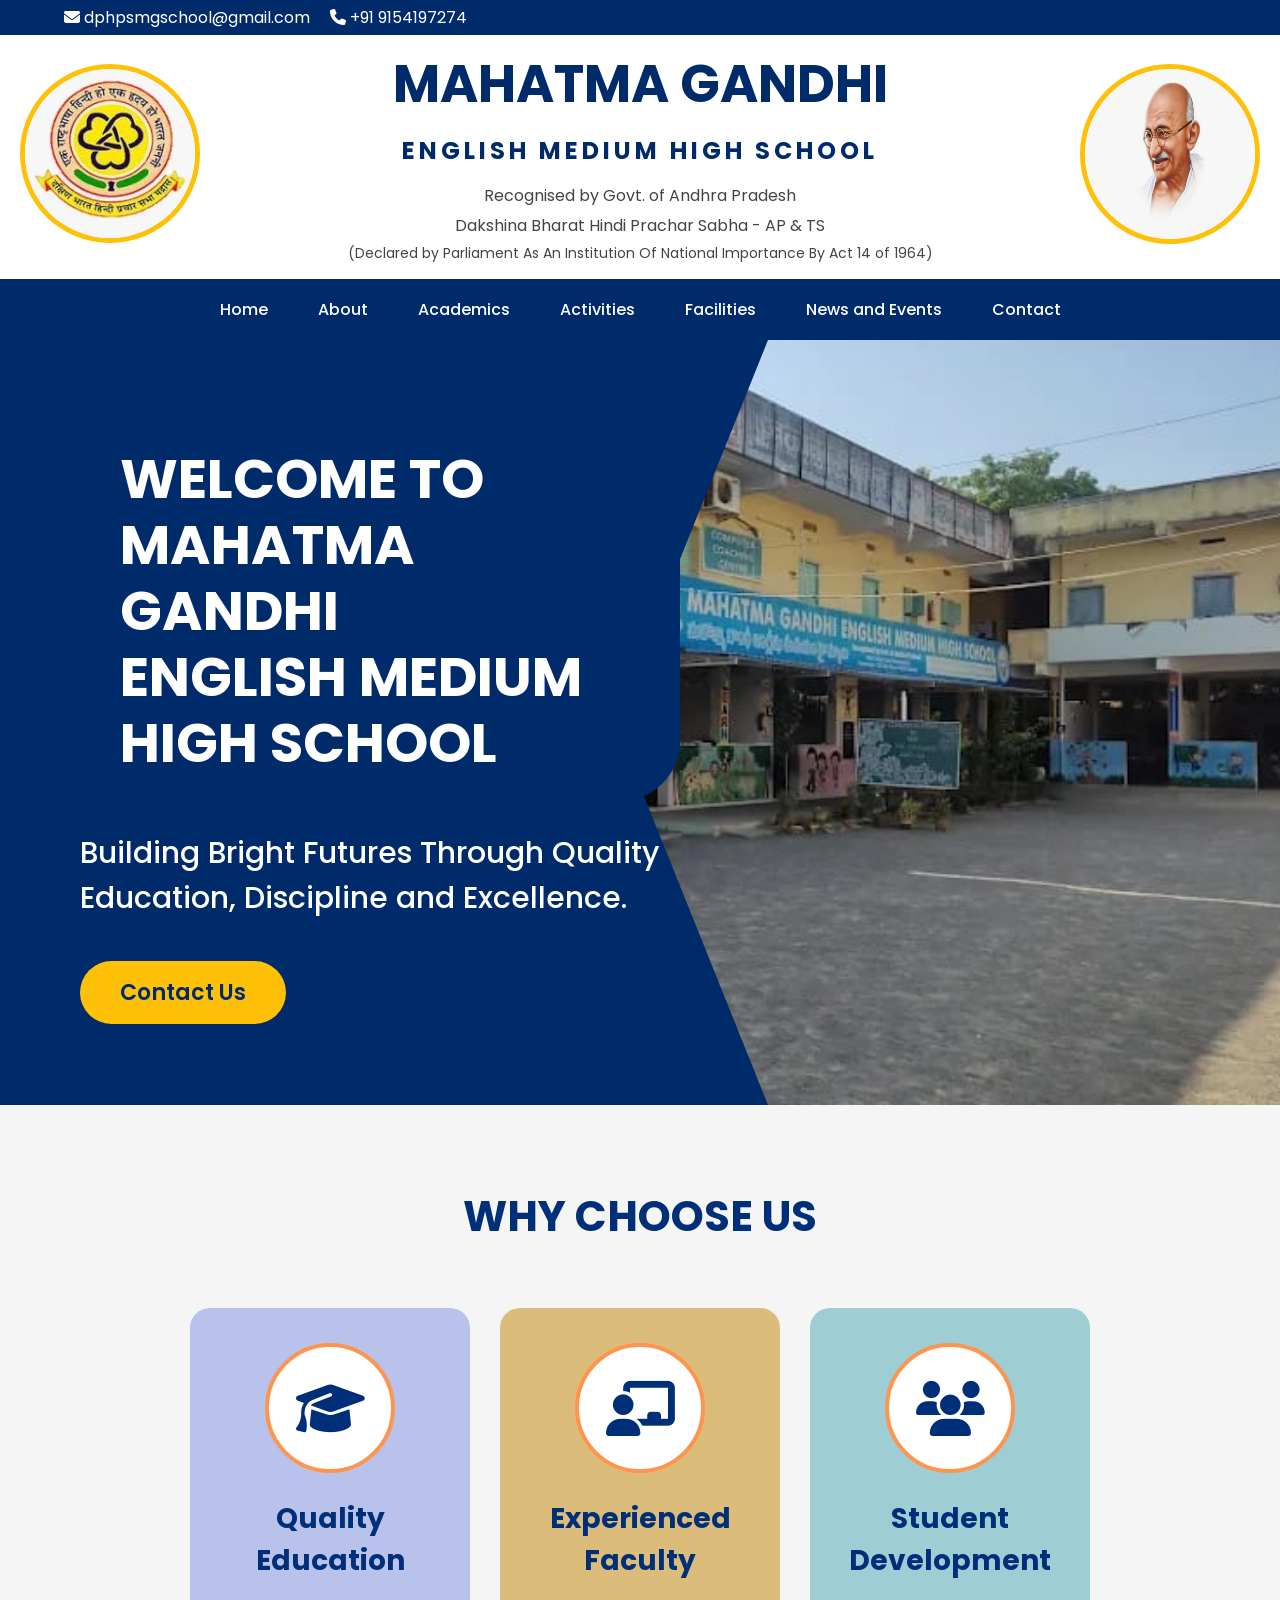
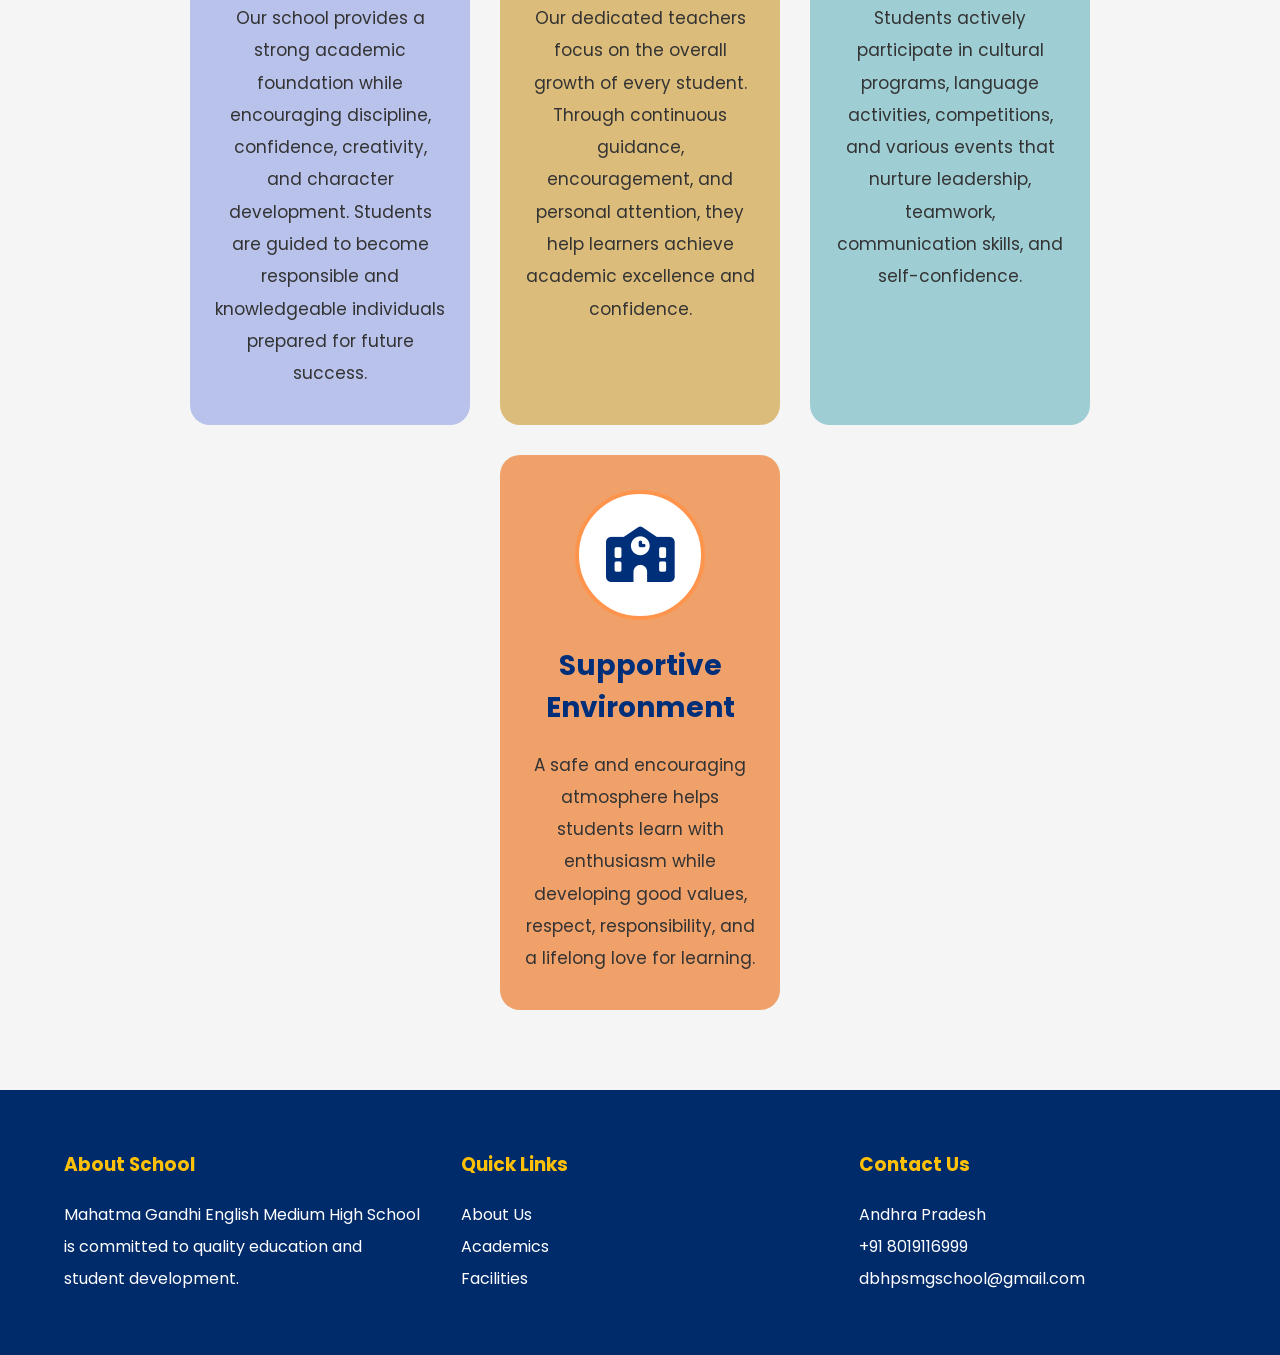
<file: index.html>
<!DOCTYPE html>
<html lang="en">

<head>
  <meta charset="UTF-8">
  <meta name="viewport" content="width=device-width, initial-scale=1.0">

  <title>Mahatma Gandhi School</title>

  <!-- CSS -->
  <link rel="stylesheet" href="style.css">

  <!-- Google Fonts -->
  <link rel="preconnect" href="https://fonts.googleapis.com">

  <link href="https://fonts.googleapis.com/css2?family=Poppins:wght@300;400;500;600;700&display=swap" rel="stylesheet">

  <!-- Font Awesome -->
  <link rel="stylesheet"
  href="https://cdnjs.cloudflare.com/ajax/libs/font-awesome/6.5.1/css/all.min.css"/>

</head>

<body>

  <!-- TOP BAR -->

  <div class="top-bar">

    <div class="top-left">

      <span>
        <i class="fa-solid fa-envelope"></i>
        dphpsmgschool@gmail.com
      </span>

      <span>
        <i class="fa-solid fa-phone"></i>
        +91 9154197274
      </span>

    </div>

  </div>

  <!-- HEADER -->

  <header class="header">

    <div class="logo">

      <img src="images/logo.png">

    </div>

    <div class="school-info">

      <h1>MAHATMA GANDHI</h1>

      <h2>ENGLISH MEDIUM HIGH SCHOOL</h2>

      <p>Recognised by Govt. of Andhra Pradesh</p>

      <p>Dakshina Bharat Hindi Prachar Sabha - AP & TS</p>

      <p class="small-text">

        (Declared by Parliament As An Institution Of National Importance By Act 14 of 1964)

      </p>

    </div>

    <div class="gandhi">

      <img src="images/gandhi1.png">

    </div>

  </header>

  <!-- NAVBAR -->

  <nav>

    <ul class="menu">

      <li><a href="#">Home</a></li>

      <li>

        <a href="#">About</a>

        <ul class="dropdown">

         <li><a href="about-school.html">About School</a></li>

        <li><a href="management.html">Management</a></li>

        <li><a href="mpd.html">Mandatory Public Disclosure</a></li>

        </ul>

      </li>

 <li>

  <a href="#">Academics</a>

  <ul class="dropdown">

    <li><a href="academics.html">Academics</a></li>

    <li><a href="results.html">Results</a></li>
    
  </ul>

</li>

      <li><a href="activities.html">Activities</a></li>

      <li><a href="facilities.html">Facilities</a></li>
      
      <li><a href="newsandevents.html">News and Events </a></li>

      <li><a href="contact.html">Contact</a></li>

    </ul>

  </nav>


  <!-- HERO SECTION -->

<section class="hero">

    <div class="slide active"
         style="background-image:url('images/school1.jpeg');">
    </div>

    <div class="slide"
         style="background-image:url('images/school2.jpeg');">
    </div>

    <div class="slide"
         style="background-image:url('images/school3.jpeg');">
    </div>

    <div class="hero-content">

        <div class="hero-box">

            <h1>
                WELCOME TO<br>
                MAHATMA GANDHI<br>
                ENGLISH MEDIUM HIGH SCHOOL
            </h1>

        </div>

        <p>
            Building Bright Futures Through Quality Education,
            Discipline and Excellence.
        </p>

        <a href="contact.html" class="hero-btn">
            Contact Us
        </a>

    </div>

</section>

  <!-- FEATURES -->

  <!-- WHY CHOOSE US -->

<section class="why-us">

  <h2>WHY CHOOSE US</h2>

  <div class="why-container">

    <div class="why-card card1">

    <div class="logo-icon">
       <i class="fa-solid fa-graduation-cap"></i>
    </div>

    <h3>Quality Education</h3>

    <p>
      Our school provides a strong academic foundation while encouraging
      discipline, confidence, creativity, and character development.
      Students are guided to become responsible and knowledgeable
      individuals prepared for future success.
    </p>

</div>


<div class="why-card card2">

    <div class="logo-icon">
       <i class="fa-solid fa-chalkboard-user"></i>
    </div>

    <h3>Experienced Faculty</h3>

    <p>
      Our dedicated teachers focus on the overall growth of every student.
      Through continuous guidance, encouragement, and personal attention,
      they help learners achieve academic excellence and confidence.
    </p>

</div>


<div class="why-card card3">

    <div class="logo-icon">
       <i class="fa-solid fa-users"></i>
    </div>

    <h3>Student Development</h3>

    <p>
      Students actively participate in cultural programs, language
      activities, competitions, and various events that nurture leadership,
      teamwork, communication skills, and self-confidence.
    </p>

</div>


<div class="why-card card4">

    <div class="logo-icon">
       <i class="fa-solid fa-school"></i>
    </div>

    <h3>Supportive Environment</h3>

    <p>
      A safe and encouraging atmosphere helps students learn with
      enthusiasm while developing good values, respect, responsibility,
      and a lifelong love for learning.
    </p>

</div>

</div>
</section>
  <!-- FOOTER -->
  <footer>

    <div class="footer-grid">

      <div>

        <h3>About School</h3>

        <p>

          Mahatma Gandhi English Medium High School
          is committed to quality education and student development.

        </p>

      </div>

      <div>

        <h3>Quick Links</h3>

        <a href="about-school.html">About Us</a><br>

        <a href="academics.html">Academics</a><br>

        <a href="facilities.html">Facilities</a><br>

      </div>

      <div>

        <h3>Contact Us</h3>

        <p>Andhra Pradesh</p>

        <p>+91 8019116999</p>

        <p>dbhpsmgschool@gmail.com</p>

      </div>

    </div>

  </footer>


  <!-- JAVASCRIPT -->
  <script src="script.js"></script>

</body>
</html>
</file>
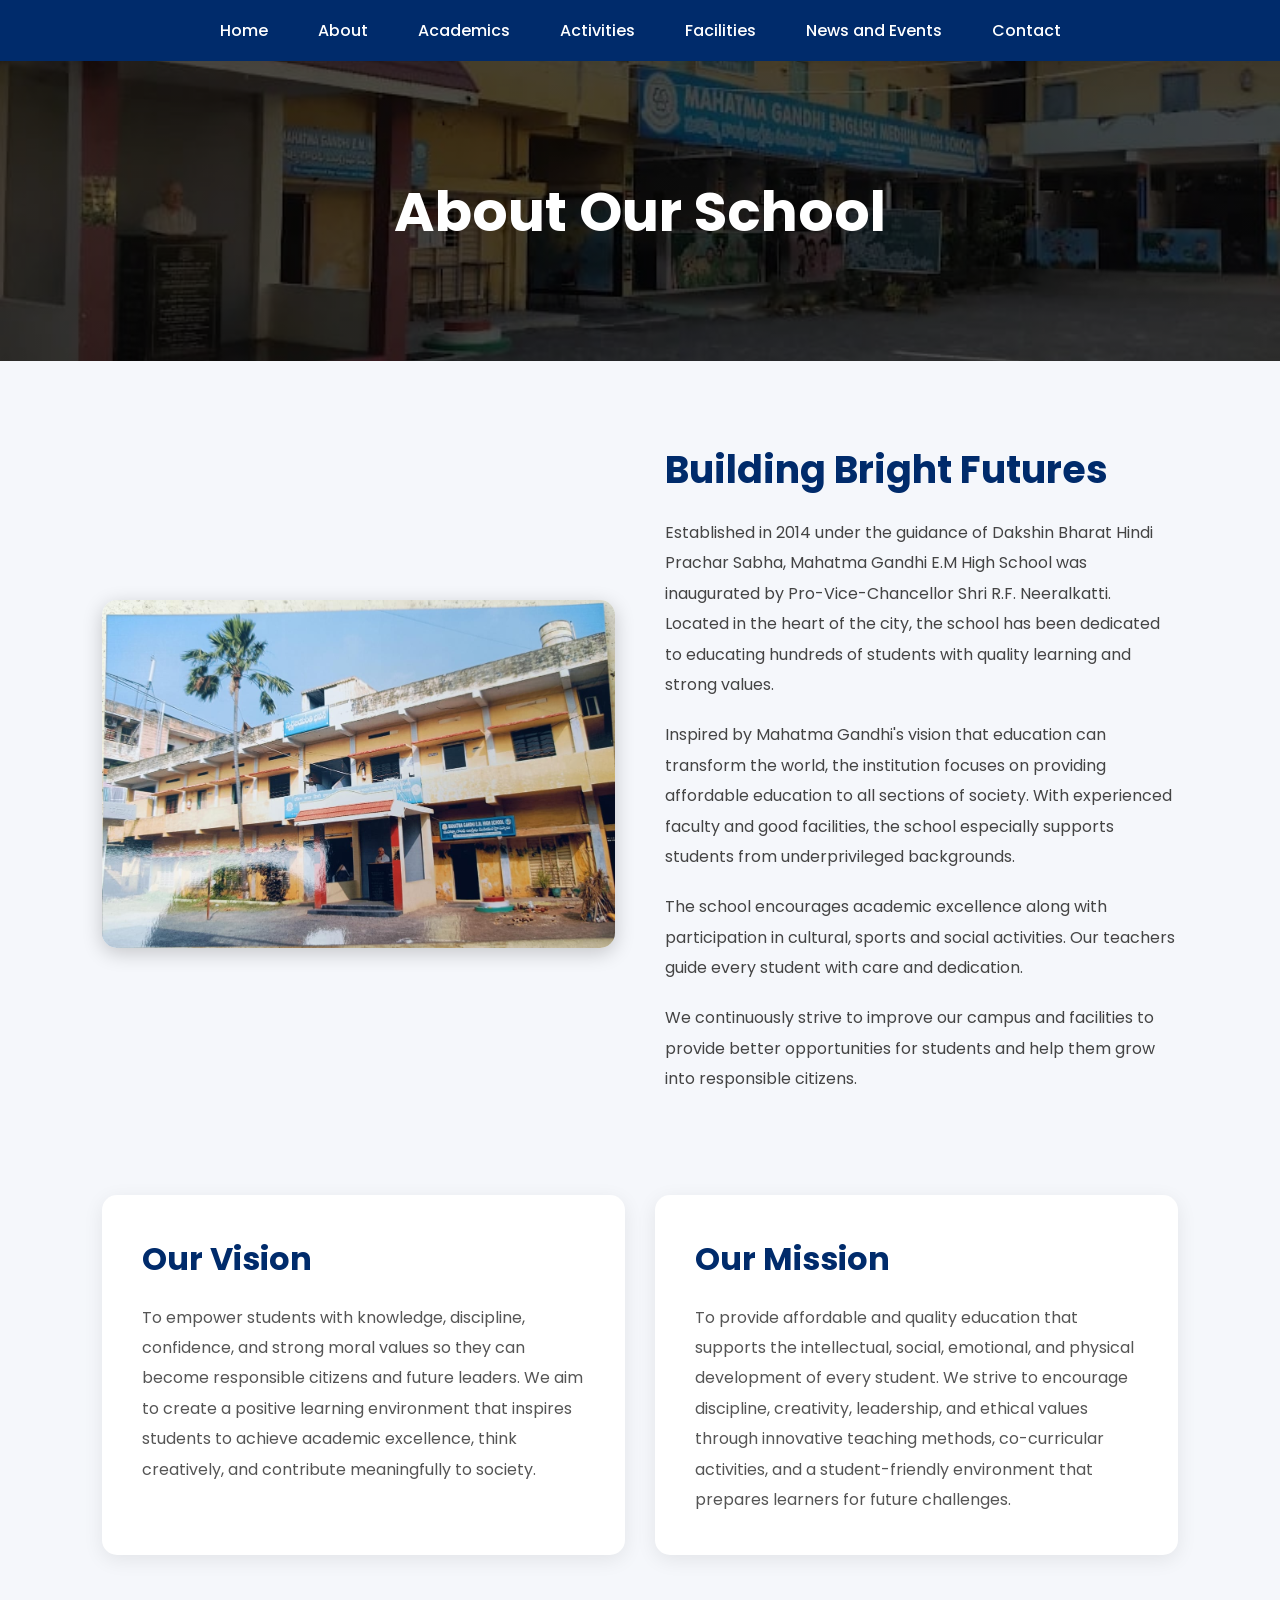
<file: about-school.html>
<!DOCTYPE html>
<html lang="en">

<head>

  <meta charset="UTF-8">
  <meta name="viewport" content="width=device-width, initial-scale=1.0">

  <title>About School</title>

  <!-- CSS -->
  <link rel="stylesheet" href="style.css">

  <!-- GOOGLE FONTS -->
  <link rel="preconnect" href="https://fonts.googleapis.com">

  <link href="https://fonts.googleapis.com/css2?family=Poppins:wght@300;400;500;600;700&display=swap" rel="stylesheet">

  <!-- FONT AWESOME -->
  <link rel="stylesheet"
  href="https://cdnjs.cloudflare.com/ajax/libs/font-awesome/6.5.1/css/all.min.css"/>

</head>

<body>

  <!-- NAVBAR -->

  <nav>

    <ul class="menu">

      <li><a href="index.html">Home</a></li>

      <li>

        <a href="about-school.html">About</a>

        <ul class="dropdown">

          <li><a href="about-school.html">About School</a></li>

          <li><a href="management.html">Management</a></li>

          <li><a href="mpd.html">Mandatory Public Disclosure</a></li>

        </ul>

      </li>

      <li>

        <a href="#">Academics</a>

        <ul class="dropdown">

          <li><a href="academics.html">Academics</a></li>

          <li><a href="results.html">Results</a></li>

        </ul>

      </li>

     <li><a href="activities.html">Activities</a></li>

    <li><a href="facilities.html">Facilities</a></li>

      <li><a href="newsandevents.html">News and Events</a></li>

      <li><a href="contact.html">Contact</a></li>

    </ul>

  </nav>

  <!-- PAGE BANNER -->

  <section class="page-banner">

    <h1>About Our School</h1>

  </section>

  <!-- ABOUT SECTION -->

  <section class="about-page">

    <div class="about-image">

      <img src="images/campus.jpg" alt="School Campus">

    </div>

    <div class="about-text">

      <h2>Building Bright Futures</h2>

      <p>
        Established in 2014 under the guidance of Dakshin Bharat Hindi Prachar Sabha, Mahatma Gandhi E.M High School was inaugurated by Pro-Vice-Chancellor Shri R.F. Neeralkatti. Located in the heart of the city, the school has been dedicated to educating hundreds of students with quality learning and strong values.
      </p>
      <p>
        Inspired by Mahatma Gandhi's vision that education can transform the world, the institution focuses on providing affordable education to all sections of society. With experienced faculty and good facilities, the school especially supports students from underprivileged backgrounds.
      </p>

      <p>
        The school encourages academic excellence along with participation in
        cultural, sports and social activities. Our teachers guide every student
        with care and dedication.
      </p>

      <p>
        We continuously strive to improve our campus and facilities to provide
        better opportunities for students and help them grow into responsible citizens.
      </p>

    </div>

  </section>

  <!-- VISION & MISSION -->

  <section class="vision-mission">

    <div class="vm-box">

      <h2>Our Vision</h2>

      <p>
         To empower students with knowledge, discipline, confidence, and strong moral values
         so they can become responsible citizens and future leaders.
          We aim to create a positive learning environment that inspires students to achieve 
          academic excellence, think creatively, and contribute meaningfully to society.
      </p>

    </div>

    <div class="vm-box">

      <h2>Our Mission</h2>

      <p>
       To provide affordable and quality education that supports the 
       intellectual, social, emotional, and physical development of every student. 
       We strive to encourage discipline, creativity, leadership, and ethical values through innovative teaching methods, co-curricular activities, and a student-friendly environment that prepares learners for future challenges.
      </p>

    </div>

  </section>

</body>

</html>
</file>
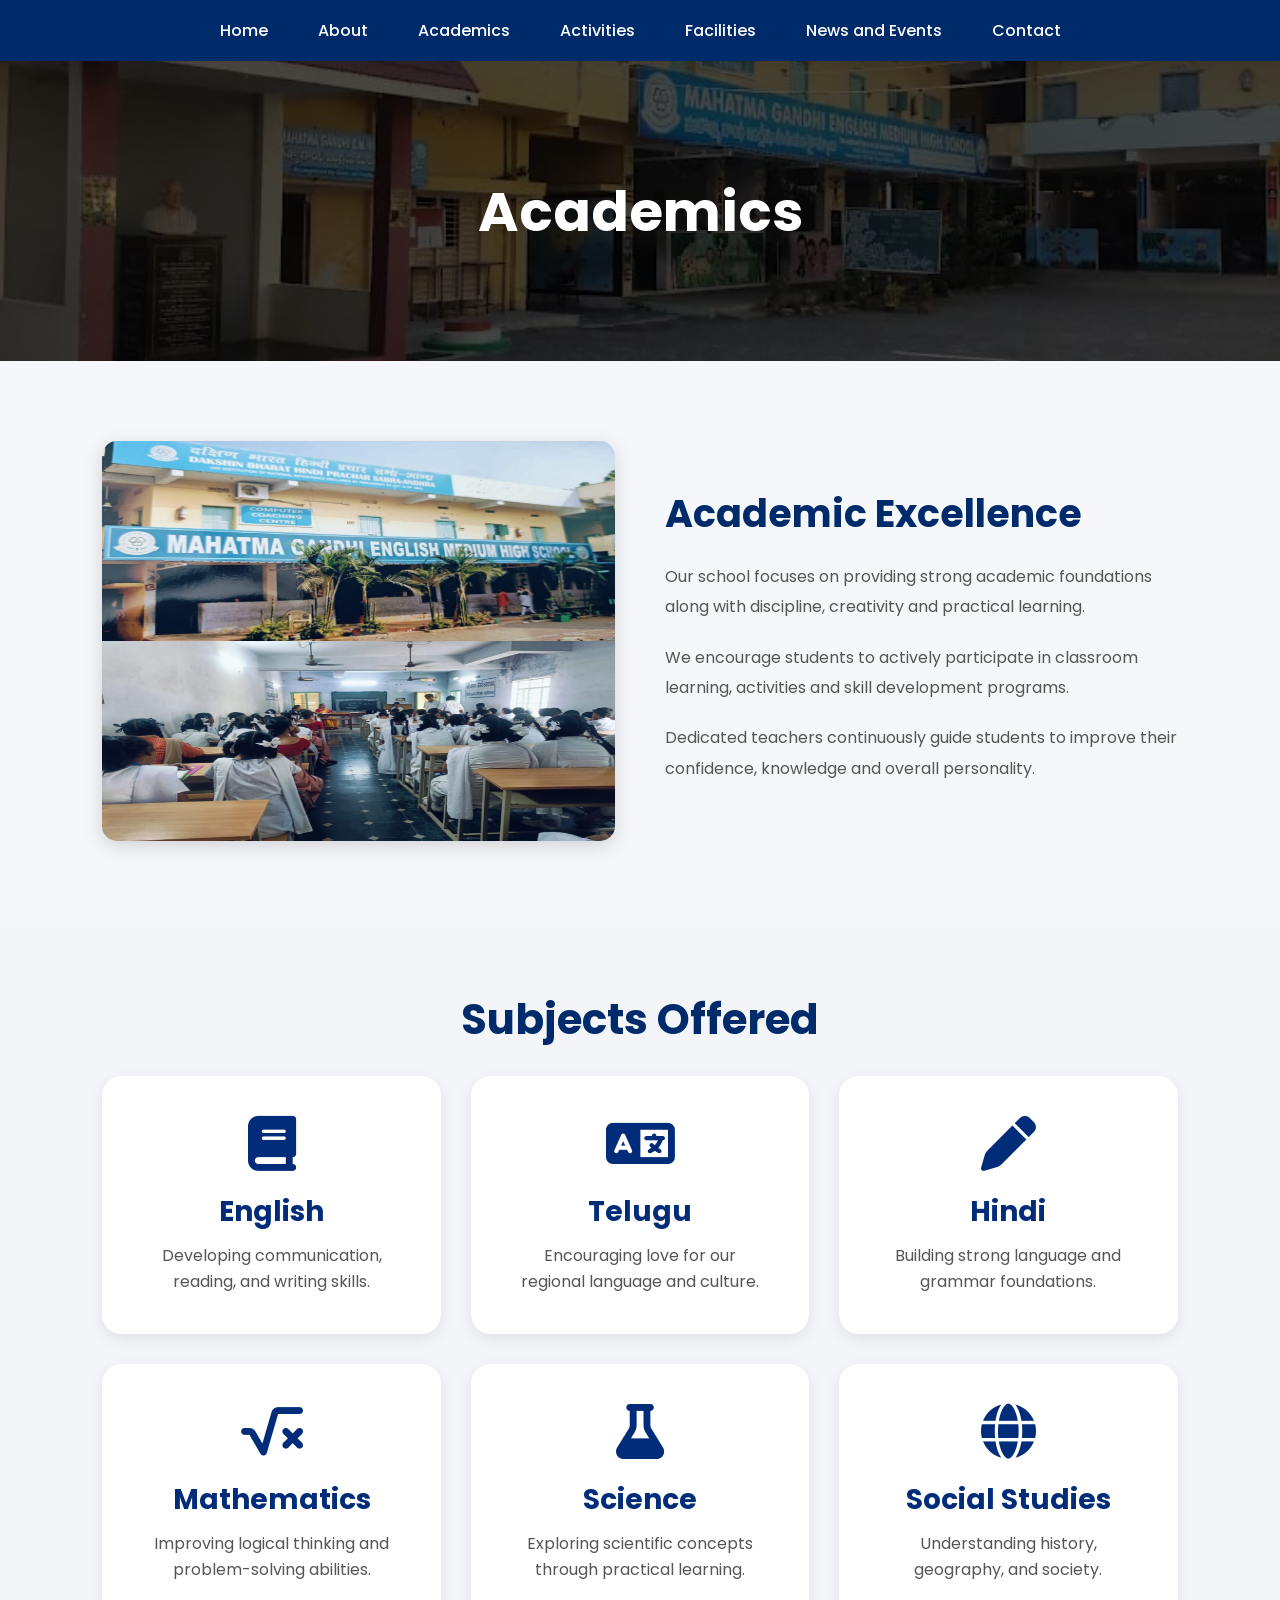
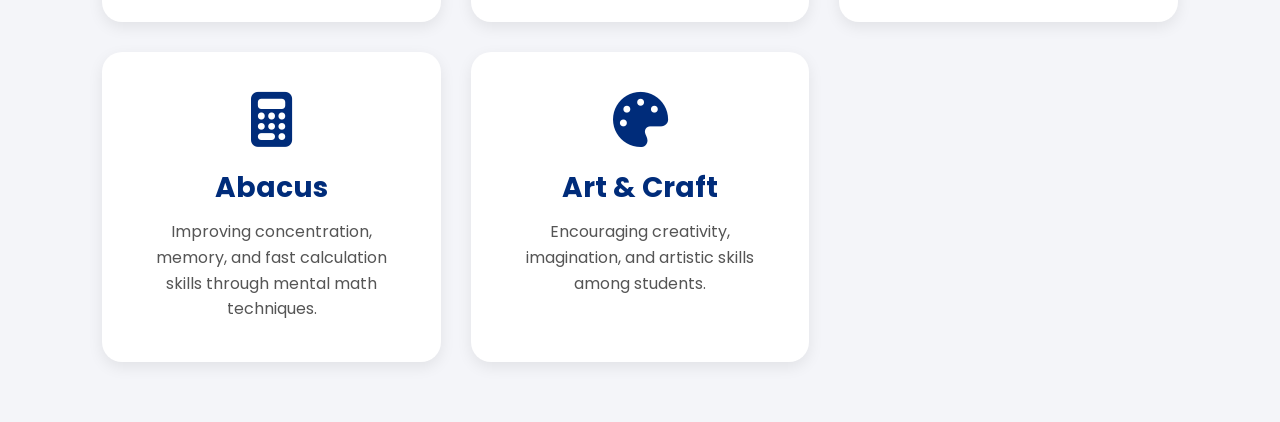
<file: academics.html>
<!DOCTYPE html>
<html lang="en">

<head>

  <meta charset="UTF-8">
  <meta name="viewport" content="width=device-width, initial-scale=1.0">

  <title>Academics</title>

  <link rel="stylesheet" href="style.css">

  <link rel="preconnect" href="https://fonts.googleapis.com">

  <link href="https://fonts.googleapis.com/css2?family=Poppins:wght@300;400;500;600;700&display=swap" rel="stylesheet">

  <link rel="stylesheet"
  href="https://cdnjs.cloudflare.com/ajax/libs/font-awesome/6.5.1/css/all.min.css"/>

</head>

<body>

<!-- NAVBAR -->

<nav>

  <ul class="menu">

    <li><a href="index.html">Home</a></li>

    <li>

      <a href="about-school.html">About</a>

      <ul class="dropdown">

        <li><a href="about-school.html">About School</a></li>

        <li><a href="management.html">Management</a></li>

        <li><a href="mpd.html">Mandatory Public Disclosure</a></li>

      </ul>

    </li>

    <li>

      <a href="#">Academics</a>

      <ul class="dropdown">

        <li><a href="academics.html">Academics</a></li>

        <li><a href="results.html">Results</a></li>

      </ul>

    </li>
   
  <li><a href="activities.html">Activities</a></li>

  <li><a href="facilities.html">Facilities</a></li>

  <li><a href="newsandevents.html">News and Events</a></li>

  <li><a href="contact.html">Contact</a></li>
</ul>

</nav>

<!-- BANNER -->

<section class="page-banner">

  <h1>Academics</h1>

</section>

<!-- ACADEMICS -->

<section class="academics-section">

  <div class="academic-image">

    <img src="images/classroom.jpg">

  </div>

  <div class="academic-text">

    <h2>Academic Excellence</h2>

    <p>
      Our school focuses on providing strong academic foundations
      along with discipline, creativity and practical learning.
    </p>

    <p>
      We encourage students to actively participate in classroom learning,
      activities and skill development programs.
    </p>

    <p>
      Dedicated teachers continuously guide students to improve their
      confidence, knowledge and overall personality.
    </p>

  </div>

</section>

<!-- Subjects Offered Section -->
<section class="subjects-section">

    <h2 class="section-title">Subjects Offered</h2>

    <div class="subjects-container">

        <div class="subject-card">
            <i class="fas fa-book"></i>
            <h3>English</h3>
            <p>Developing communication, reading, and writing skills.</p>
        </div>

        <div class="subject-card">
            <i class="fas fa-language"></i>
            <h3>Telugu</h3>
            <p>Encouraging love for our regional language and culture.</p>
        </div>

        <div class="subject-card">
            <i class="fas fa-pen"></i>
            <h3>Hindi</h3>
            <p>Building strong language and grammar foundations.</p>
        </div>

        <div class="subject-card">
            <i class="fas fa-square-root-alt"></i>
            <h3>Mathematics</h3>
            <p>Improving logical thinking and problem-solving abilities.</p>
        </div>

        <div class="subject-card">
            <i class="fas fa-flask"></i>
            <h3>Science</h3>
            <p>Exploring scientific concepts through practical learning.</p>
        </div>

        <div class="subject-card">
            <i class="fas fa-globe"></i>
            <h3>Social Studies</h3>
            <p>Understanding history, geography, and society.</p>
        </div>

        <div class="subject-card">
            <i class="fas fa-calculator"></i>
            <h3>Abacus</h3>
            <p>Improving concentration, memory, and fast calculation skills through mental math techniques.</p>
        </div>

        <div class="subject-card">
           <i class="fas fa-palette"></i>
           <h3>Art & Craft</h3>
           <p>Encouraging creativity, imagination, and artistic skills among students.</p>
        </div>
    </div>

</section>

</body>

</html>
</file>
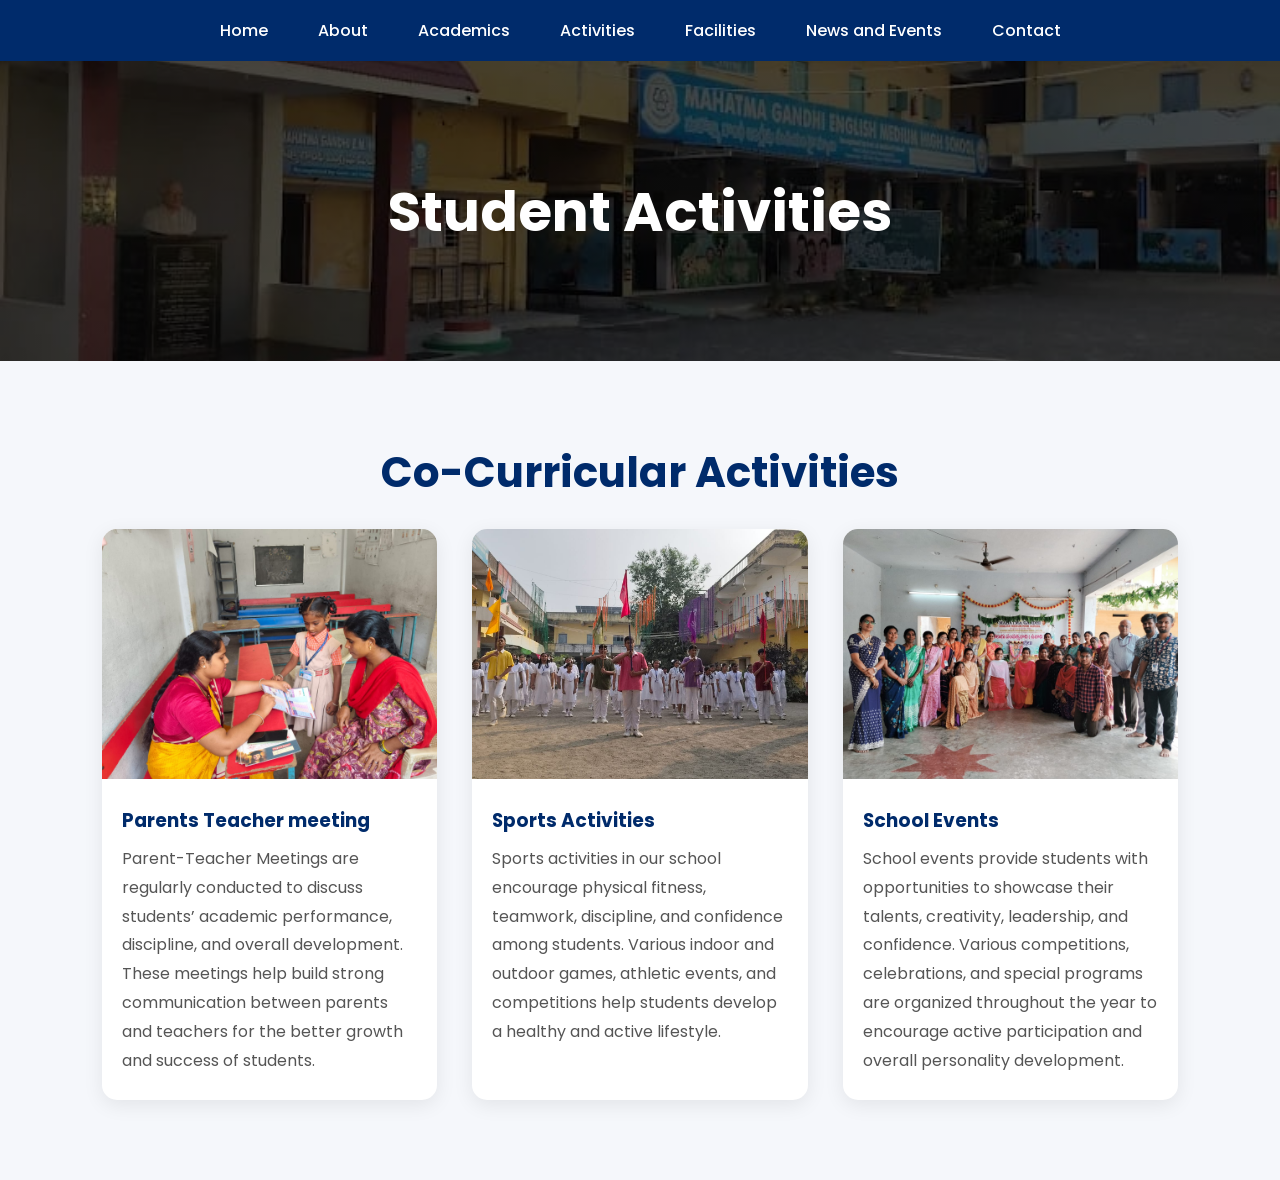
<file: activities.html>
<!DOCTYPE html>
<html lang="en">

<head>

  <meta charset="UTF-8">
  <meta name="viewport" content="width=device-width, initial-scale=1.0">

  <title>Activities</title>

  <link rel="stylesheet" href="style.css">

  <link rel="preconnect" href="https://fonts.googleapis.com">

  <link href="https://fonts.googleapis.com/css2?family=Poppins:wght@300;400;500;600;700&display=swap" rel="stylesheet">

  <link rel="stylesheet"
  href="https://cdnjs.cloudflare.com/ajax/libs/font-awesome/6.5.1/css/all.min.css"/>

</head>

<body>

<!-- NAVBAR -->

<nav>

  <ul class="menu">

    <li><a href="index.html">Home</a></li>

    <li>

      <a href="#">About</a>

      <ul class="dropdown">

        <li><a href="about-school.html">About School</a></li>

        <li><a href="management.html">Management</a></li>

        <li><a href="mpd.html">Mandatory Public Disclosure</a></li>

      </ul>

    </li>

    <li>

      <a href="#">Academics</a>

      <ul class="dropdown">

        <li><a href="academics.html">Academics</a></li>

        <li><a href="results.html">Results</a></li>

      </ul>

    </li>

    <li><a href="activities.html">Activities</a></li>

    <li><a href="facilities.html">Facilities</a></li>

    <li><a href="newsandevents.html">News and Events</a></li>

    <li><a href="contact.html">Contact</a></li>

  </ul>

</nav>

<!-- BANNER -->

<section class="page-banner">

  <h1>Student Activities</h1>

</section>

<!-- ACTIVITIES -->

<section class="activities-section">

  <h2 class="section-title">Co-Curricular Activities</h2>

  <div class="activities-grid">

    <div class="activity-card" onclick="showActivity('cultural')">

      <img src="images/pet1.jpeg" alt="Cultural Programs">

      <h3>Parents Teacher meeting</h3>

      <p>
        Parent-Teacher Meetings are regularly conducted to discuss students’ 
        academic performance, discipline, and overall development. 
        These meetings help build strong communication between parents and teachers for the better growth and success of students.

      </p>

    </div>

    

    <div class="activity-card" onclick="showActivity('sports')">

      <img src="images/spo2.jpeg" alt="Sports Activities">

      <h3>Sports Activities</h3>

      <p>
        Sports activities in our school encourage physical fitness, teamwork, discipline, and confidence among students.
        Various indoor and outdoor games, athletic events, and competitions help students develop a healthy and active lifestyle.

      </p>

    </div>

    <div class="activity-card" onclick="showActivity('events')">

      <img src="images/event.jpeg" alt="School Events">

      <h3>School Events</h3>

      <p>
        School events provide students with opportunities to showcase their talents, creativity, leadership, and confidence. 
        Various competitions, celebrations, and special programs are organized throughout the year to encourage active 
        participation and overall personality development.

      </p>

    </div>

  </div>

</section>

<!-- GALLERY SECTION -->



  <div class="gallery-grid" id="galleryGrid">

  </div>

</section>
<script src="script.js"></script>

</body>

</html>
</file>
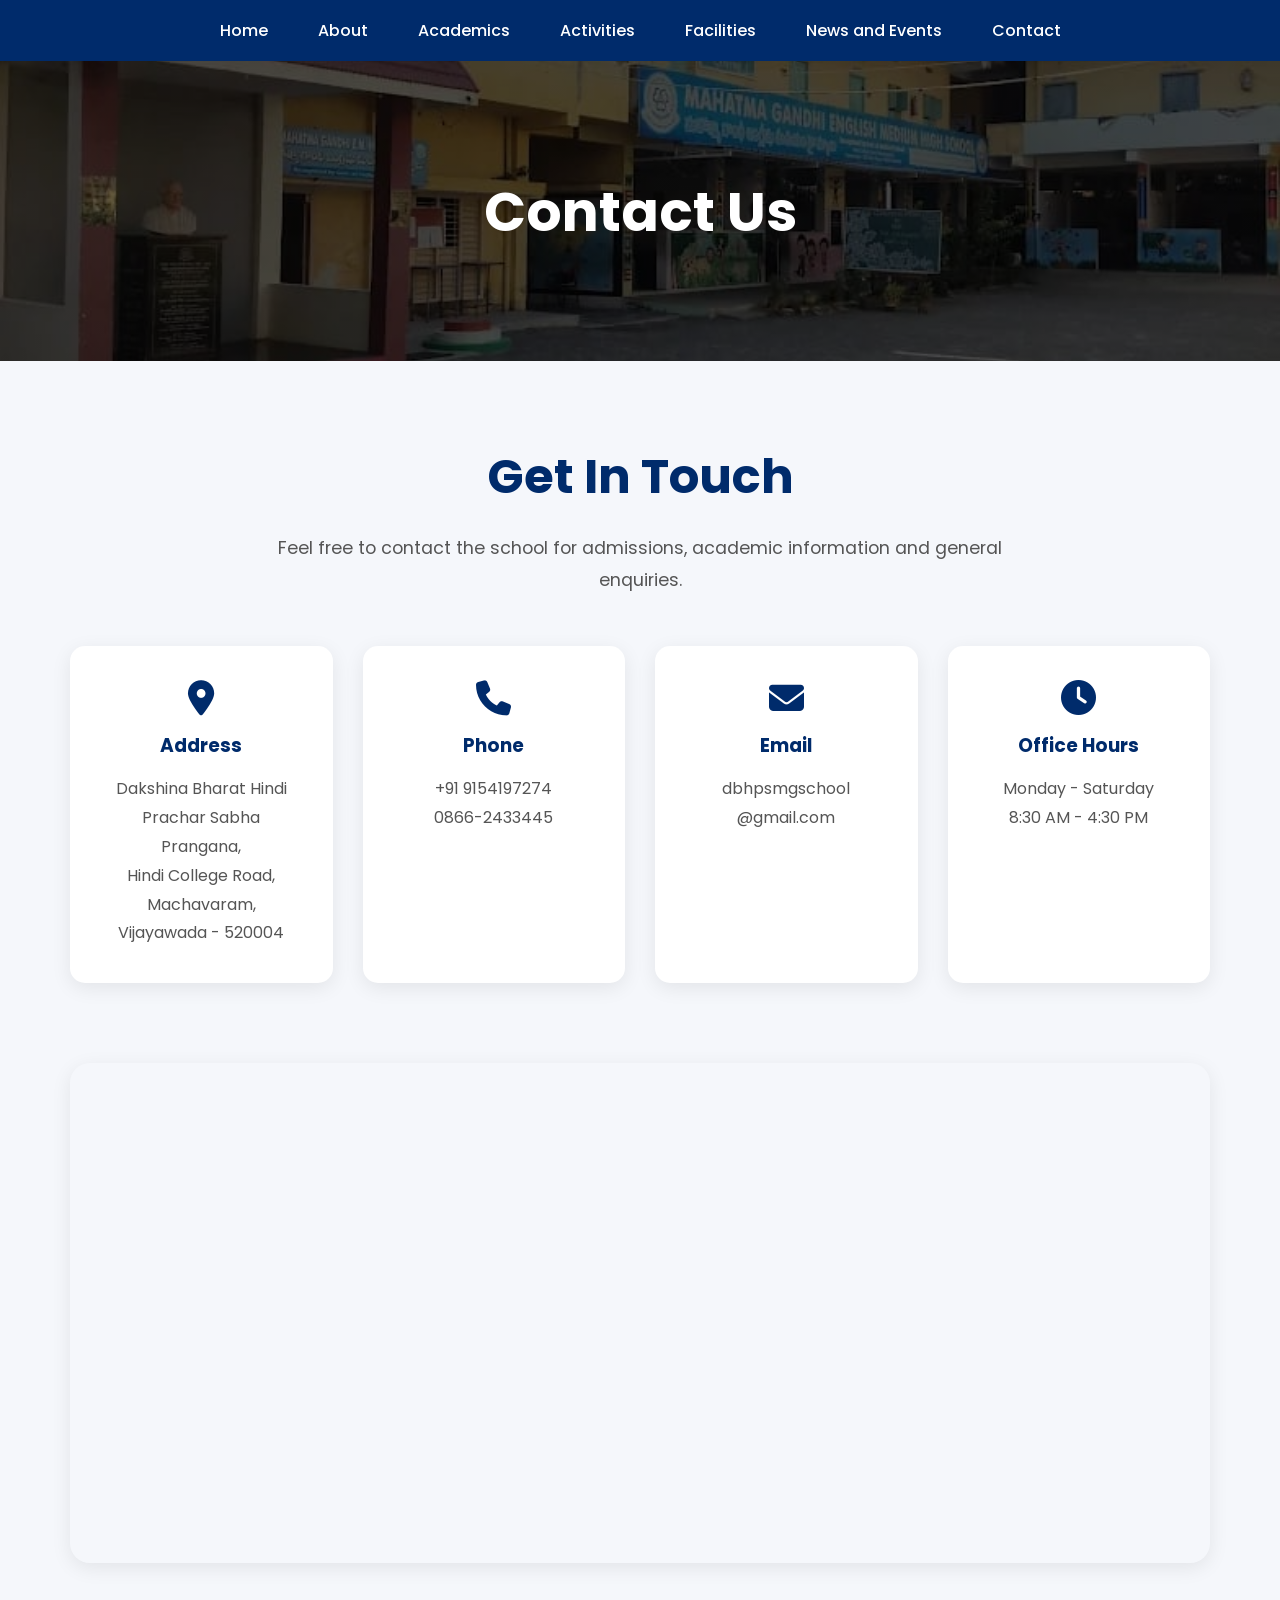
<file: contact.html>
<!DOCTYPE html>
<html lang="en">

<head>

  <meta charset="UTF-8">
  <meta name="viewport" content="width=device-width, initial-scale=1.0">

  <title>Contact Us</title>

  <!-- CSS -->
  <link rel="stylesheet" href="style.css">

  <!-- GOOGLE FONTS -->
  <link rel="preconnect" href="https://fonts.googleapis.com">

  <link href="https://fonts.googleapis.com/css2?family=Poppins:wght@300;400;500;600;700&display=swap" rel="stylesheet">

  <!-- FONT AWESOME -->
  <link rel="stylesheet"
  href="https://cdnjs.cloudflare.com/ajax/libs/font-awesome/6.5.1/css/all.min.css"/>

</head>

<body>

<!-- NAVBAR -->

<nav>

  <ul class="menu">

    <li><a href="index.html">Home</a></li>

    <!-- ABOUT -->

    <li>

      <a href="about-school.html">About</a>

      <ul class="dropdown">

        <li><a href="about-school.html">About School</a></li>

        <li><a href="management.html">Management</a></li>

        <li><a href="mpd.html">Mandatory Public Disclosure</a></li>

      </ul>

    </li>

    <!-- ACADEMICS -->

    <li>

      <a href=#>Academics</a>

      <ul class="dropdown">

        <li><a href="academics.html">Academics</a></li>

        <li><a href="results.html">Results</a></li>

      </ul>

    </li>

    <li><a href="activities.html">Activities</a></li>

    <li><a href="facilities.html">Facilities</a></li>

    <li><a href="newsandevents.html">News and Events</a></li>

    <li><a href="contact.html">Contact</a></li>

  </ul>

</nav>

<!-- PAGE BANNER -->

<section class="page-banner">

  <h1>Contact Us</h1>

</section>

<!-- CONTACT DETAILS -->

<section class="contact-details">

    <h2>Get In Touch</h2>

    <p class="contact-description">
        Feel free to contact the school for admissions,
        academic information and general enquiries.
    </p>

    <div class="contact-grid">

        <div class="contact-box">

            <i class="fa-solid fa-location-dot"></i>

            <h3>Address</h3>

            <p>
                Dakshina Bharat Hindi Prachar Sabha Prangana,<br>
                Hindi College Road, Machavaram,<br>
                Vijayawada - 520004
            </p>

        </div>

        <div class="contact-box">

            <i class="fa-solid fa-phone"></i>

            <h3>Phone</h3>

            <p>+91 9154197274</p>
            <p>0866-2433445</p>

        </div>

        <div class="contact-box">

            <i class="fa-solid fa-envelope"></i>

            <h3>Email</h3>

            <p>dbhpsmgschool
              @gmail.com</p>

        </div>

        <div class="contact-box">

            <i class="fa-solid fa-clock"></i>

            <h3>Office Hours</h3>

            <p>Monday - Saturday</p>
            <p>8:30 AM - 4:30 PM</p>

        </div>

    </div>

</section>

<!-- MAP -->

<section class="contact-map">

<iframe
src="https://www.google.com/maps/embed?pb=!1m18!1m12!1m3!1d3825.105368971581!2d80.6475870749271!3d16.52077728422609!2m3!1f0!2f0!3f0!3m2!1i1024!2i768!4f13.1!3m3!1m2!1s0x3a35e5493074c7f9%3A0xaab2980730e23ed3!2sMahatma%20Gandhi%20English%20Medium%20High%20School!5e0!3m2!1sen!2sin!4v1780839513264!5m2!1sen!2sin"
allowfullscreen=""
loading="lazy">
</iframe>

</section>

</body>

</html>
</file>
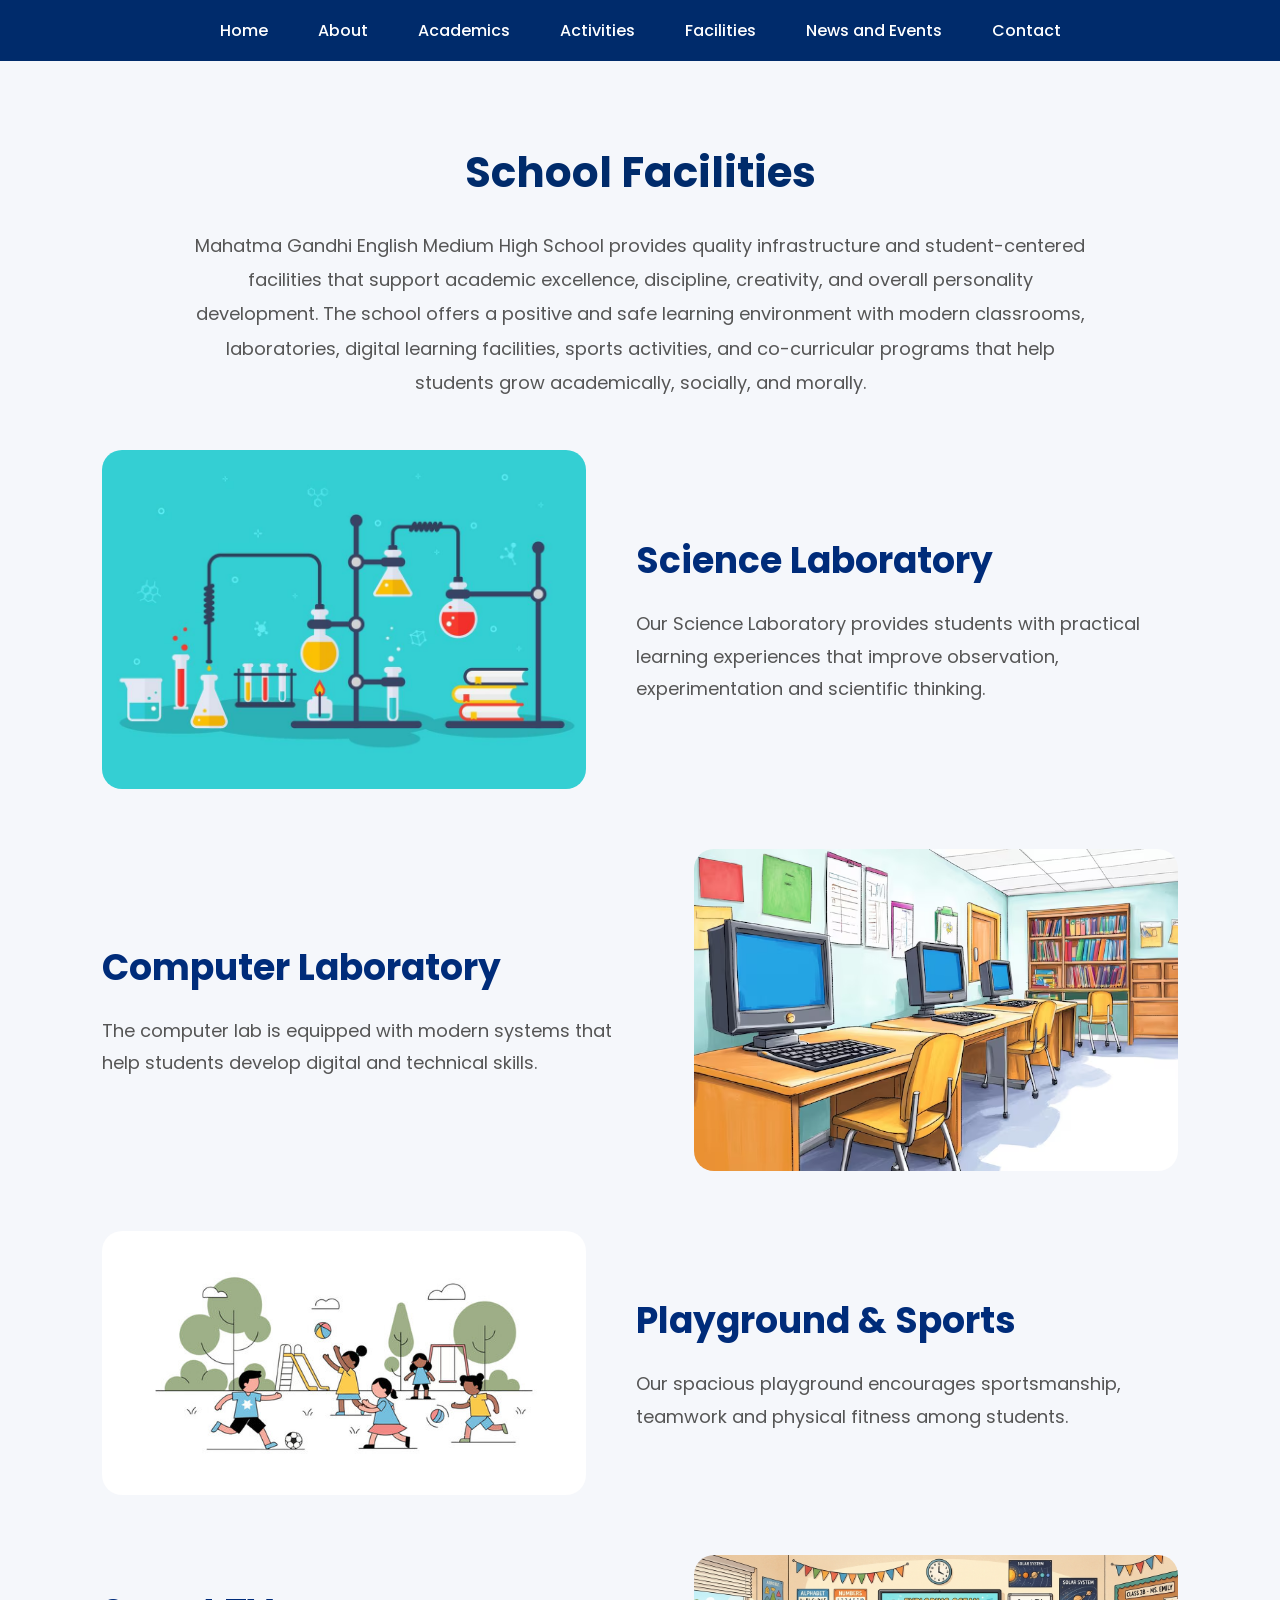
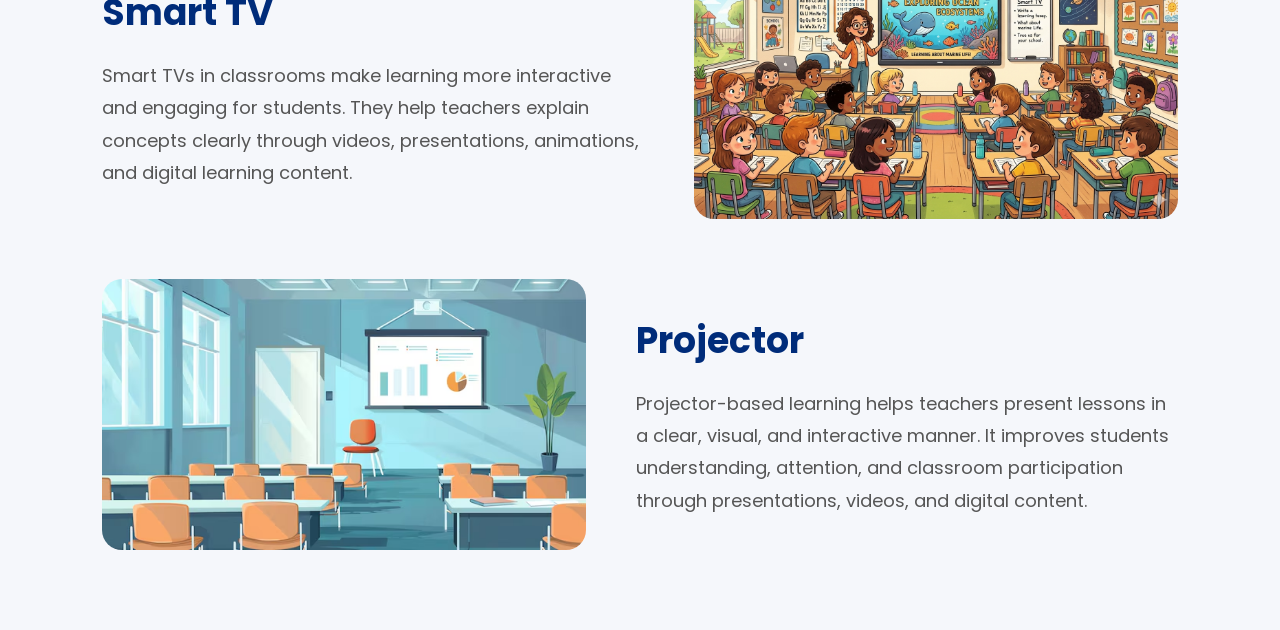
<file: facilities.html>
<!DOCTYPE html>
<html lang="en">

<head>

  <meta charset="UTF-8">
  <meta name="viewport" content="width=device-width, initial-scale=1.0">

  <title>Facilities</title>

  <link rel="stylesheet" href="style.css">

  <link rel="preconnect" href="https://fonts.googleapis.com">

  <link href="https://fonts.googleapis.com/css2?family=Poppins:wght@300;400;500;600;700&display=swap" rel="stylesheet">

  <link rel="stylesheet"
  href="https://cdnjs.cloudflare.com/ajax/libs/font-awesome/6.5.1/css/all.min.css"/>

</head>

<body>

<!-- NAVBAR -->

<nav>

  <ul class="menu">

    <li><a href="index.html">Home</a></li>

    <li>

      <a href="#">About</a>

      <ul class="dropdown">

        <li><a href="about-school.html">About School</a></li>

        <li><a href="management.html">Management</a></li>

        <li><a href="mpd.html">Mandatory Public Disclosure</a></li>

      </ul>

    </li>

    <li>

      <a href="#">Academics</a>

      <ul class="dropdown">

        <li><a href="academics.html">Academics</a></li>

        <li><a href="results.html">Results</a></li>

      </ul>

    </li>

    <li><a href="activities.html">Activities</a></li>

    <li><a href="facilities.html">Facilities</a></li>

    <li><a href="newsandevents.html">News and Events</a></li>

    <li><a href="contact.html">Contact</a></li>

  </ul>

</nav>

<!-- BANNER -->

<!-- FACILITIES PAGE -->

<section class="facilities-section">

    <h1 class="section-title">School Facilities</h1>

    <p class="facilities-intro">

        Mahatma Gandhi English Medium High School provides quality infrastructure and student-centered facilities that support 
        academic excellence, discipline, creativity, and overall personality development. The school offers a positive and safe learning environment with 
        modern classrooms, laboratories, digital learning facilities, sports activities, and co-curricular programs that help students grow 
        academically, socially, and morally.

    </p>

    <!-- TOP IMAGE -->

   <!-- FACILITIES IMAGES -->

   <div class="zigzag-container">

<div class="zigzag-box">
    <img src="images/scilab.jpg" alt="Science Lab">

    <div class="zigzag-content">
        <h3>Science Laboratory</h3>

        <p>
            Our Science Laboratory provides students with
            practical learning experiences that improve
            observation, experimentation and scientific thinking.
        </p>
    </div>
</div>

<div class="zigzag-box reverse">
    <img src="images/com.jpg" alt="Computer Lab">

    <div class="zigzag-content">
        <h3>Computer Laboratory</h3>

        <p>
            The computer lab is equipped with modern systems
            that help students develop digital and technical skills.
        </p>
    </div>
</div>

<div class="zigzag-box">
    <img src="images/play.jpg" alt="Playground">

    <div class="zigzag-content">
        <h3>Playground & Sports</h3>

        <p>
            Our spacious playground encourages sportsmanship,
            teamwork and physical fitness among students.
        </p>
    </div>

</div>

<div class="zigzag-box reverse">
    <img src="images/smart.png" alt="Smart TV">

    <div class="zigzag-content">
        <h3>Smart TV</h3>

        <p>
            Smart TVs in classrooms make learning more interactive and engaging for students. 
            They help teachers explain concepts clearly through videos, presentations, animations, and digital learning content.

        </p>
    </div>
</div>

<div class="zigzag-box">
    <img src="images/pro.jpg" alt="Projector">

    <div class="zigzag-content">
        <h3>Projector</h3>

        <p>
            Projector-based learning helps teachers present lessons in a clear, visual, and interactive manner.
            It improves students understanding, attention, and classroom participation through presentations, videos, and digital content.

        </p>
    </div>

</div>



</section>
</body>
</html>
</file>
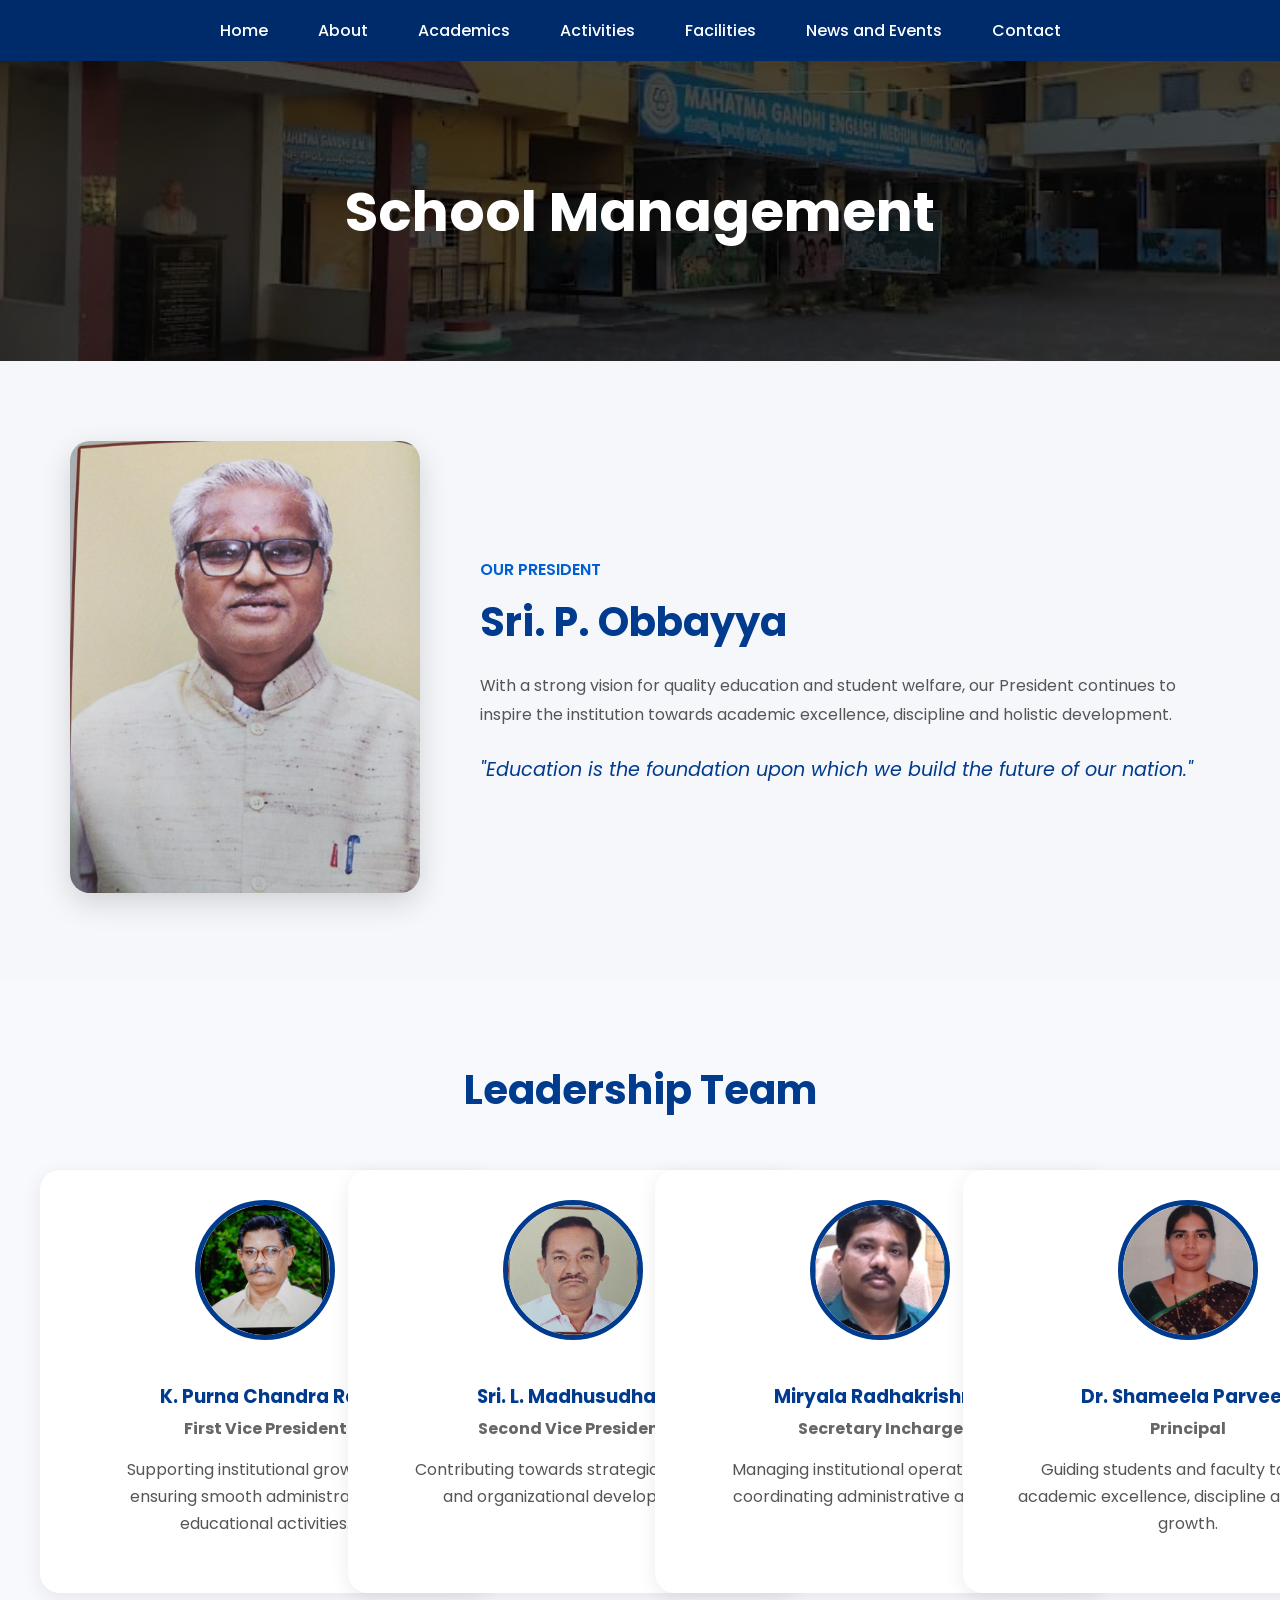
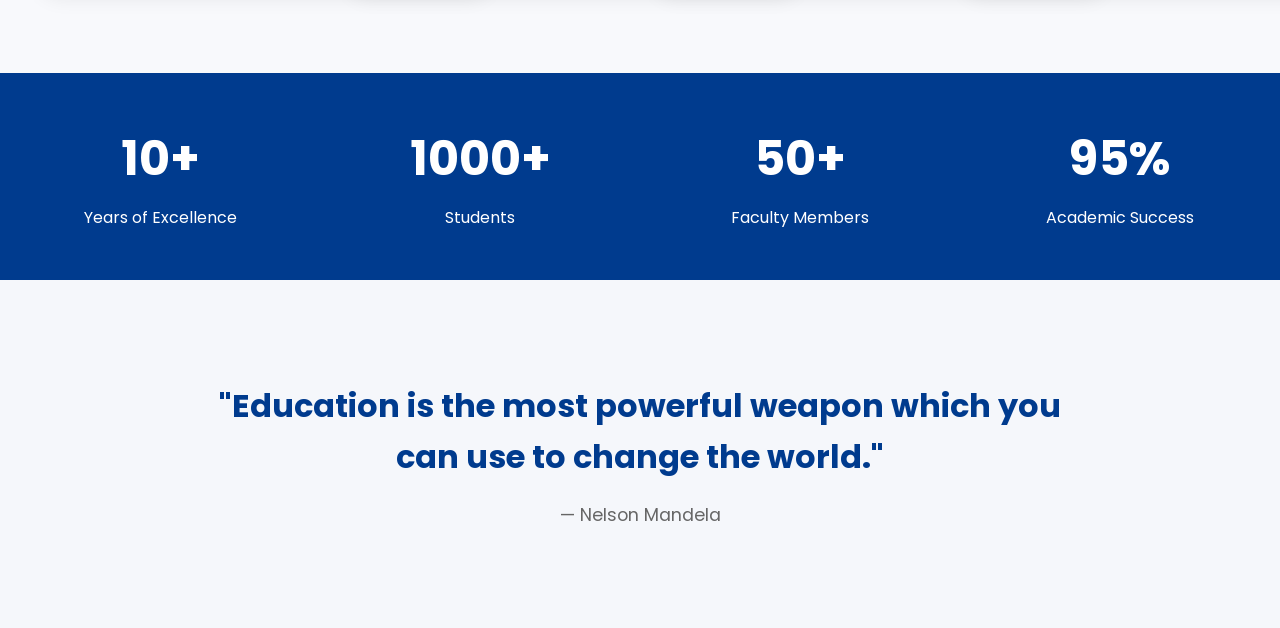
<file: management.html>
<!DOCTYPE html>
<html lang="en">

<head>

  <meta charset="UTF-8">
  <meta name="viewport" content="width=device-width, initial-scale=1.0">

  <title>Management</title>

  <link rel="stylesheet" href="style.css">

  <link rel="preconnect" href="https://fonts.googleapis.com">

  <link href="https://fonts.googleapis.com/css2?family=Poppins:wght@300;400;500;600;700&display=swap" rel="stylesheet">

</head>

<body>

  <!-- NAVBAR -->

  <nav>

  <ul class="menu">

    <li><a href="index.html">Home</a></li>

    <!-- ABOUT -->

    <li>

      <a href="#">About</a>

      <ul class="dropdown">

        <li><a href="about-school.html">About School</a></li>

        <li><a href="management.html">Management</a></li>

        <li><a href="mpd.html">Mandatory Public Disclosure</a></li>

      </ul>

    </li>

    <!-- ACADEMICS -->

    <li>

      <a href="#">Academics</a>

      <ul class="dropdown">

        <li><a href="academics.html">Academics</a></li>

        <li><a href="results.html">Results</a></li>

      </ul>

    </li>

    <li><a href="activities.html">Activities</a></li>

    <li><a href="facilities.html">Facilities</a></li>

    <li><a href="newsandevents.html">News and Events</a></li>

    <li><a href="contact.html">Contact</a></li>

  </ul>

</nav>

  <!-- PAGE BANNER -->

  <section class="page-banner">

    <h1>School Management</h1>

  </section>
  
<!-- PRESIDENT SECTION -->

<section class="president-section">

    <div class="president-image">

        <img src="images/president.jpg" alt="President">

    </div>

    <div class="president-content">

        <span>OUR PRESIDENT</span>

        <h2>Sri. P. Obbayya</h2>

        <p>
            With a strong vision for quality education and student welfare,
            our President continues to inspire the institution towards
            academic excellence, discipline and holistic development.
        </p>

        <blockquote>
            "Education is the foundation upon which we build the future of our nation."
        </blockquote>

    </div>

</section>

<!-- LEADERSHIP TEAM -->

<section class="leadership-team">

    <h2>Leadership Team</h2>

    <div class="team-grid">

        <div class="management-card">

            <img src="images/vice-president1.jpg" alt="Vice President">

            <h3>K. Purna Chandra Rao</h3>

            <h4>First Vice President</h4>

            <p>
                Supporting institutional growth and ensuring smooth
                administration of educational activities.
            </p>

        </div>

        <div class="management-card">

            <img src="images/vice-president2.jpg" alt="Vice President">

            <h3>Sri. L. Madhusudhan</h3>

            <h4>Second Vice President</h4>

            <p>
                Contributing towards strategic planning and organizational
                development.
            </p>

        </div>

        <div class="management-card">

            <img src="images/secretary.jpg" alt="Secretary">

            <h3>Miryala Radhakrishna</h3>

            <h4>Secretary Incharge</h4>

            <p>
                Managing institutional operations and coordinating
                administrative activities.
            </p>

        </div>

        <div class="management-card">

            <img src="images/principal.jpg" alt="Principal">

            <h3>Dr. Shameela Parveen</h3>

            <h4>Principal</h4>

            <p>
                Guiding students and faculty towards academic excellence,
                discipline and overall growth.
            </p>

        </div>

    </div>

</section>

<!-- STATISTICS -->

<section class="management-stats">

    <div class="stat-box">
        <h2>10+</h2>
        <p>Years of Excellence</p>
    </div>

    <div class="stat-box">
        <h2>1000+</h2>
        <p>Students</p>
    </div>

    <div class="stat-box">
        <h2>50+</h2>
        <p>Faculty Members</p>
    </div>

    <div class="stat-box">
        <h2>95%</h2>
        <p>Academic Success</p>
    </div>

</section>

<!-- QUOTE SECTION -->

<section class="quote-section">

    <h2>
        "Education is the most powerful weapon which you can use to change the world."
    </h2>

    <p>— Nelson Mandela</p>

</section>
</body>
</html>
</file>
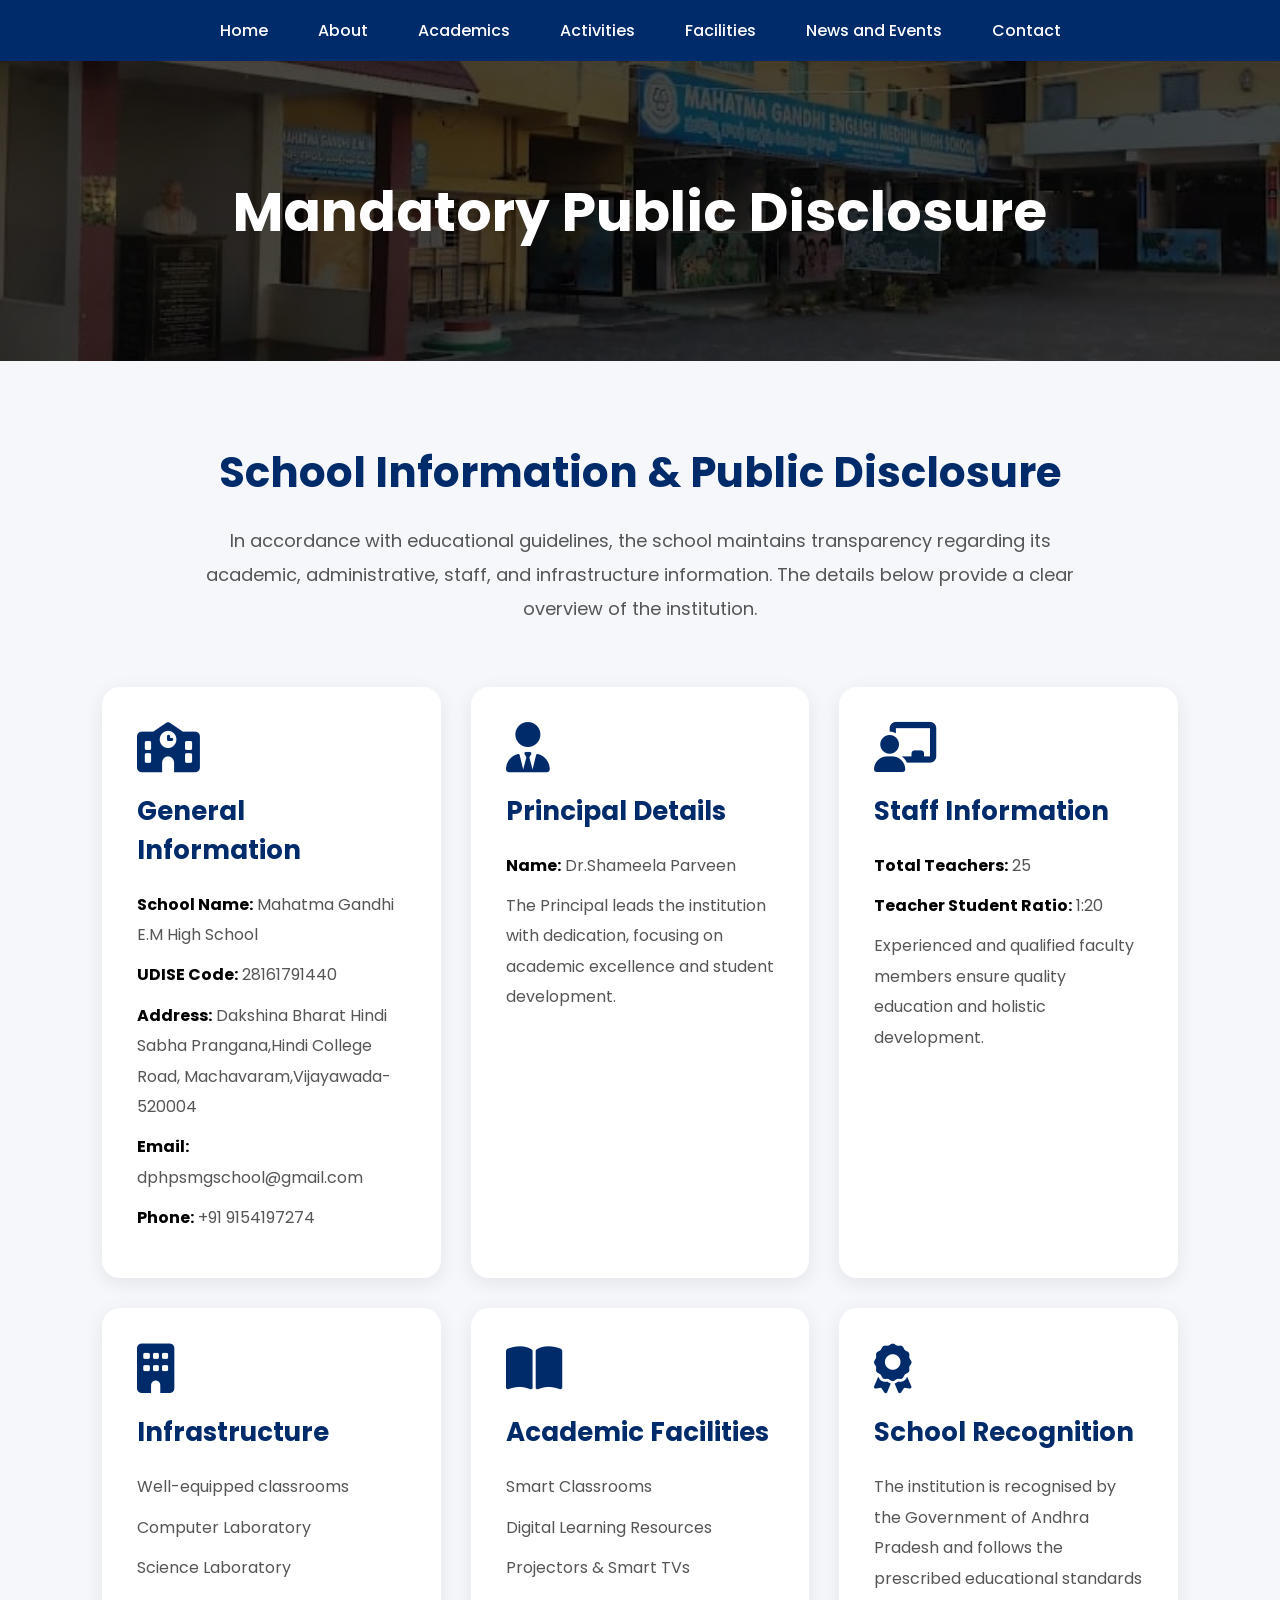
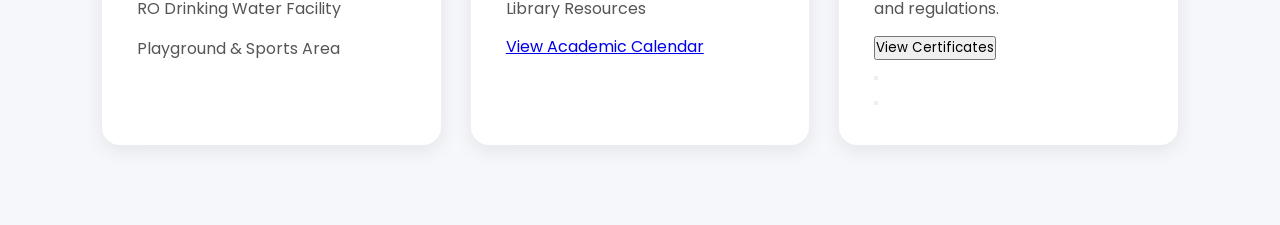
<file: mpd.html>
<!DOCTYPE html>
<html lang="en">
<head>
<meta charset="UTF-8">
<meta name="viewport" content="width=device-width, initial-scale=1.0">

<title>Mandatory Public Disclosure</title>

<link rel="stylesheet" href="style.css">

<link href="https://fonts.googleapis.com/css2?family=Poppins:wght@300;400;500;600;700&display=swap" rel="stylesheet">

<link rel="stylesheet"
href="https://cdnjs.cloudflare.com/ajax/libs/font-awesome/6.5.1/css/all.min.css">

</head>
<body>

  <!-- NAVBAR -->

<nav>

  <ul class="menu">

    <li><a href="index.html">Home</a></li>

    <li>

      <a href="#">About</a>

      <ul class="dropdown">

        <li><a href="about-school.html">About School</a></li>

        <li><a href="management.html">Management</a></li>

        <li><a href="mpd.html">Mandatory Public Disclosure</a></li>

      </ul>

    </li>

    <li>

      <a href="#">Academics</a>

      <ul class="dropdown">

        <li><a href="academics.html">Academics</a></li>

        <li><a href="results.html">Results</a></li>

      </ul>

    </li>

    <li><a href="activities.html">Activities</a></li>

    <li><a href="facilities.html">Facilities</a></li>

    <li><a href="newsandevents.html">News and Events</a></li>

    <li><a href="contact.html">Contact</a></li>

  </ul>

</nav>
<!-- PAGE BANNER -->

<section class="page-banner">
    <div>
        <h1>Mandatory Public Disclosure</h1>
    </div>
</section>

<!-- MPD SECTION -->

<section class="mpd-section">

    <div class="mpd-intro">

        <h2>School Information & Public Disclosure</h2>

        <p>
            In accordance with educational guidelines, the school maintains
            transparency regarding its academic, administrative, staff,
            and infrastructure information. The details below provide
            a clear overview of the institution.
        </p>

    </div>

    <div class="mpd-grid">

        <div class="mpd-card">

            <i class="fa-solid fa-school"></i>

            <h3>General Information</h3>

            <p><strong>School Name:</strong> Mahatma Gandhi E.M High School</p>

            <p><strong>UDISE Code:</strong> 28161791440 </p>

            <p><strong>Address:</strong> Dakshina Bharat Hindi Sabha Prangana,Hindi College Road, Machavaram,Vijayawada-520004 </p>

            <p><strong>Email:</strong> dphpsmgschool@gmail.com</p>

            <p><strong>Phone:</strong> +91 9154197274</p>

        </div>

        <div class="mpd-card">

            <i class="fa-solid fa-user-tie"></i>

            <h3>Principal Details</h3>

            <p><strong>Name:</strong> Dr.Shameela Parveen</p>

            <p>
                The Principal leads the institution with dedication,
                focusing on academic excellence and student development.
            </p>

        </div>

        <div class="mpd-card">

            <i class="fa-solid fa-chalkboard-user"></i>

            <h3>Staff Information</h3>

            <p><strong>Total Teachers:</strong> 25</p>

            <p><strong>Teacher Student Ratio:</strong> 1:20</p>

            <p>
                Experienced and qualified faculty members ensure
                quality education and holistic development.
            </p>

        </div>

        <div class="mpd-card">

            <i class="fa-solid fa-building"></i>

            <h3>Infrastructure</h3>

            <p>Well-equipped classrooms</p>

            <p>Computer Laboratory</p>

            <p>Science Laboratory</p>

            <p>RO Drinking Water Facility</p>

            <p>Playground & Sports Area</p>

        </div>

       <div class="mpd-card">

    <i class="fa-solid fa-book-open"></i>

    <h3>Academic Facilities</h3>

    <p>Smart Classrooms</p>

    <p>Digital Learning Resources</p>

    <p>Projectors & Smart TVs</p>

    <p>Library Resources</p>

    <a href="images/ACE.jpeg"
       target="_blank"
       class="view-btn">
       View Academic Calendar
    </a>

</div>

        <div class="mpd-card">

    <i class="fa-solid fa-award"></i>

    <h3>School Recognition</h3>

    <p>
        The institution is recognised by the Government of
        Andhra Pradesh and follows the prescribed educational
        standards and regulations.
    </p>

    <button class="view-btn" onclick="openCertificates()">
        View Certificates
    </button>
    <br>

    <button class="view-btn" onclick="openCertificates()">
    </button>
    <br>

    <button class="view-btn" onclick="openCertificates()">
    </button>

</div>

</div>
</section>
<script src="script.js"></script>

<div id="certificateModal" class="certificate-modal">

    <span class="close-modal" onclick="closeCertificates()">
        &times;
    </span>

    <div class="certificate-content">

        <img src="images/rec3.jpeg" alt="Certificate 1">

        <img src="images/rec2.jpeg" alt="Certificate 2">

        <img src="images/rec1.jpeg" alt="Certificate 3">

    </div>

</div>
</body>
</html>
</file>
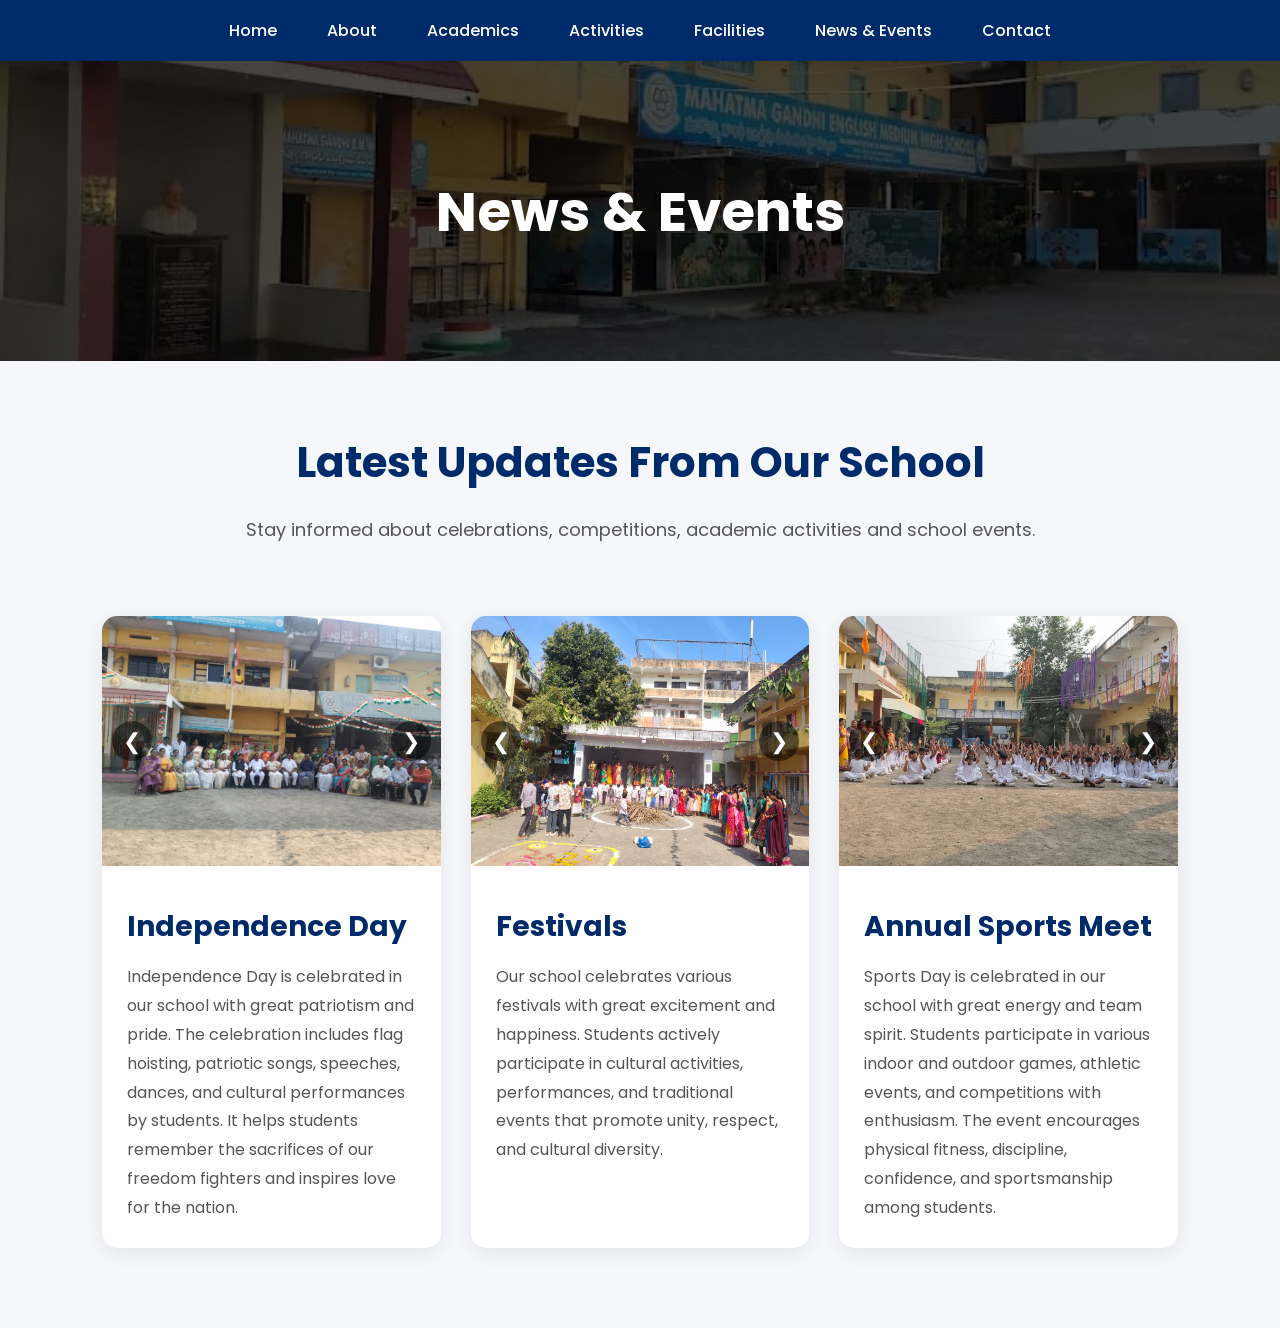
<file: newsandevents.html>
<!DOCTYPE html>
<html lang="en">

<head>

  <meta charset="UTF-8">
  <meta name="viewport" content="width=device-width, initial-scale=1.0">

  <title>News & Events</title>

  <link rel="stylesheet" href="style.css">

  <link rel="preconnect" href="https://fonts.googleapis.com">

  <link href="https://fonts.googleapis.com/css2?family=Poppins:wght@300;400;500;600;700&display=swap" rel="stylesheet">

  <link rel="stylesheet"
  href="https://cdnjs.cloudflare.com/ajax/libs/font-awesome/6.5.1/css/all.min.css"/>

</head>

<body>

<!-- NAVBAR -->

<nav>

  <ul class="menu">

    <li><a href="index.html">Home</a></li>

    <li>
      <a href="#">About</a>

      <ul class="dropdown">
        <li><a href="about-school.html">About School</a></li>
        <li><a href="management.html">Management</a></li>
        <li><a href="mpd.html">Mandatory Public Disclosure</a></li>
      </ul>

    </li>

    <li>

      <a href="#">Academics</a>

      <ul class="dropdown">
        <li><a href="academics.html">Academics</a></li>
        <li><a href="results.html">Results</a></li>
      </ul>

    </li>

    <li><a href="activities.html">Activities</a></li>

    <li><a href="facilities.html">Facilities</a></li>

    <li><a href="newsandevents.html">News & Events</a></li>

    <li><a href="contact.html">Contact</a></li>

  </ul>

</nav>

<!-- PAGE BANNER -->

<section class="page-banner">
  <h1>News & Events</h1>
</section>

<!-- INTRO -->

<section class="news-intro">

  <h2>Latest Updates From Our School</h2>

  <p>
    Stay informed about celebrations, competitions,
    academic activities and school events.
  </p>

</section>

<!-- EVENTS GRID -->

<section class="news-section">

  <!-- EVENT 1 -->

  <div class="event-card">

    <div class="event-slider">

      <button class="prev">&#10094;</button>

      <img src="images/ind2.jpeg" class="slide-img active" alt="Event">

      <img src="images/ind1.jpeg" class="slide-img" alt="Event">

      <img src="images/ind3.jpeg" class="slide-img" alt="Event">

      <button class="next">&#10095;</button>

    </div>

    <div class="event-content">

      <h3>Independence Day</h3>

      <p>
        Independence Day is celebrated in our school with great patriotism and pride. 
        The celebration includes flag hoisting, patriotic songs, speeches, dances, and cultural performances by students. 
        It helps students remember the sacrifices of our freedom fighters and inspires love for the nation.

      </p>

    </div>

  </div>

  <!-- EVENT 2 -->

  <div class="event-card">

    <div class="event-slider">

      <button class="prev">&#10094;</button>

      <img src="images/fs1.jpeg" class="slide-img active" alt="Event">

      <img src="images/fs2.jpeg" class="slide-img" alt="Event">

      <img src="images/fs3.jpeg" class="slide-img" alt="Event">

      <button class="next">&#10095;</button>

    </div>

    <div class="event-content">

      <h3>Festivals</h3>

      <p>
        Our school celebrates various festivals with great excitement and happiness.
         Students actively participate in cultural activities, performances, and traditional events that promote unity, 
         respect, and cultural diversity.

      </p>

    </div>

  </div>

  <!-- EVENT 3 -->

  <div class="event-card">

    <div class="event-slider">

      <button class="prev">&#10094;</button>

      <img src="images/spo1.jpeg" class="slide-img active" alt="Event">

      <img src="images/spo2.jpeg" class="slide-img" alt="Event">

      <img src="images/spo3.jpeg" class="slide-img" alt="Event">

      <button class="next">&#10095;</button>

    </div>

    <div class="event-content">

      <h3>Annual Sports Meet</h3>

      <p>
        Sports Day is celebrated in our school with great energy and team spirit. 
        Students participate in various indoor and outdoor games, athletic events, and competitions with enthusiasm. 
        The event encourages physical fitness, discipline, confidence, and sportsmanship among students.

      </p>

    </div>

  </div>

</section>

<!-- IMAGE POPUP -->

<div class="popup" id="popup">

  <span class="close-popup">&times;</span>

  <img class="popup-img" id="popup-img">

</div>

<!-- JS -->

<script src="script.js"></script>

</body>
</html>
</file>
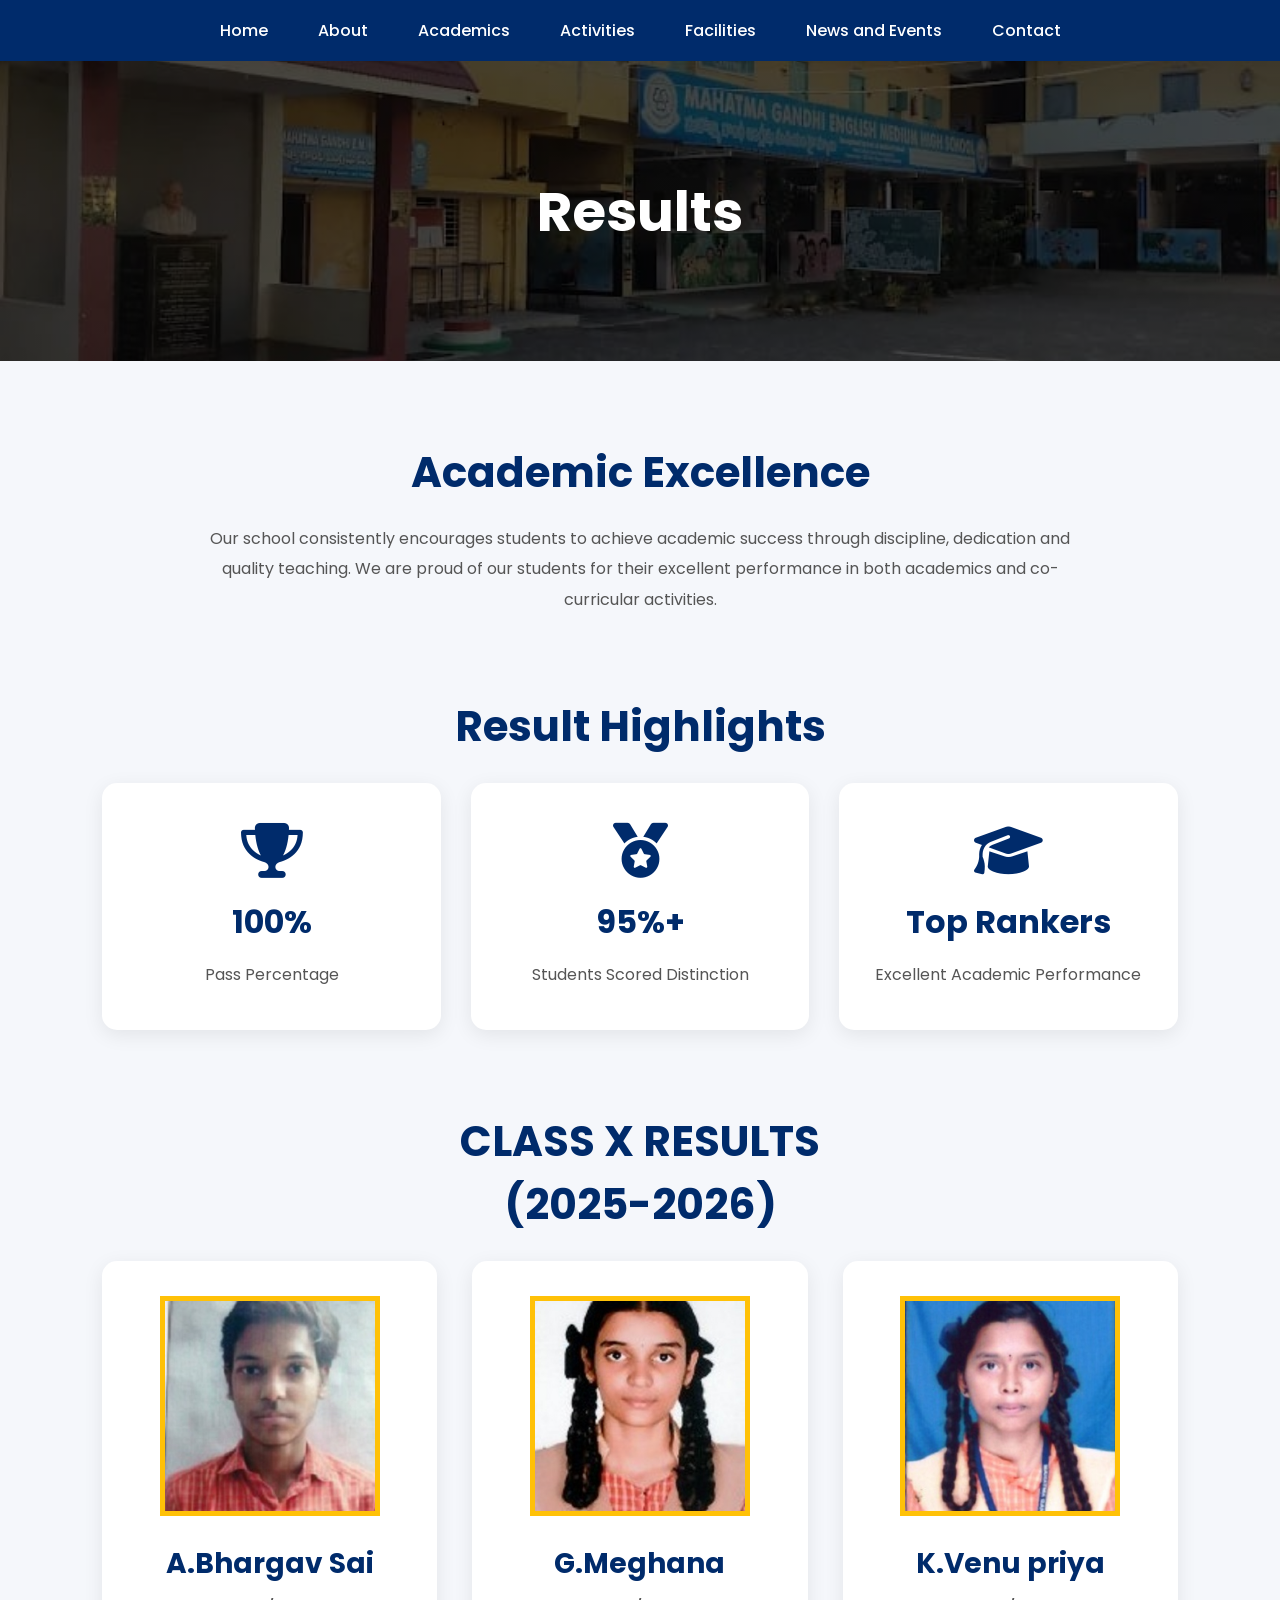
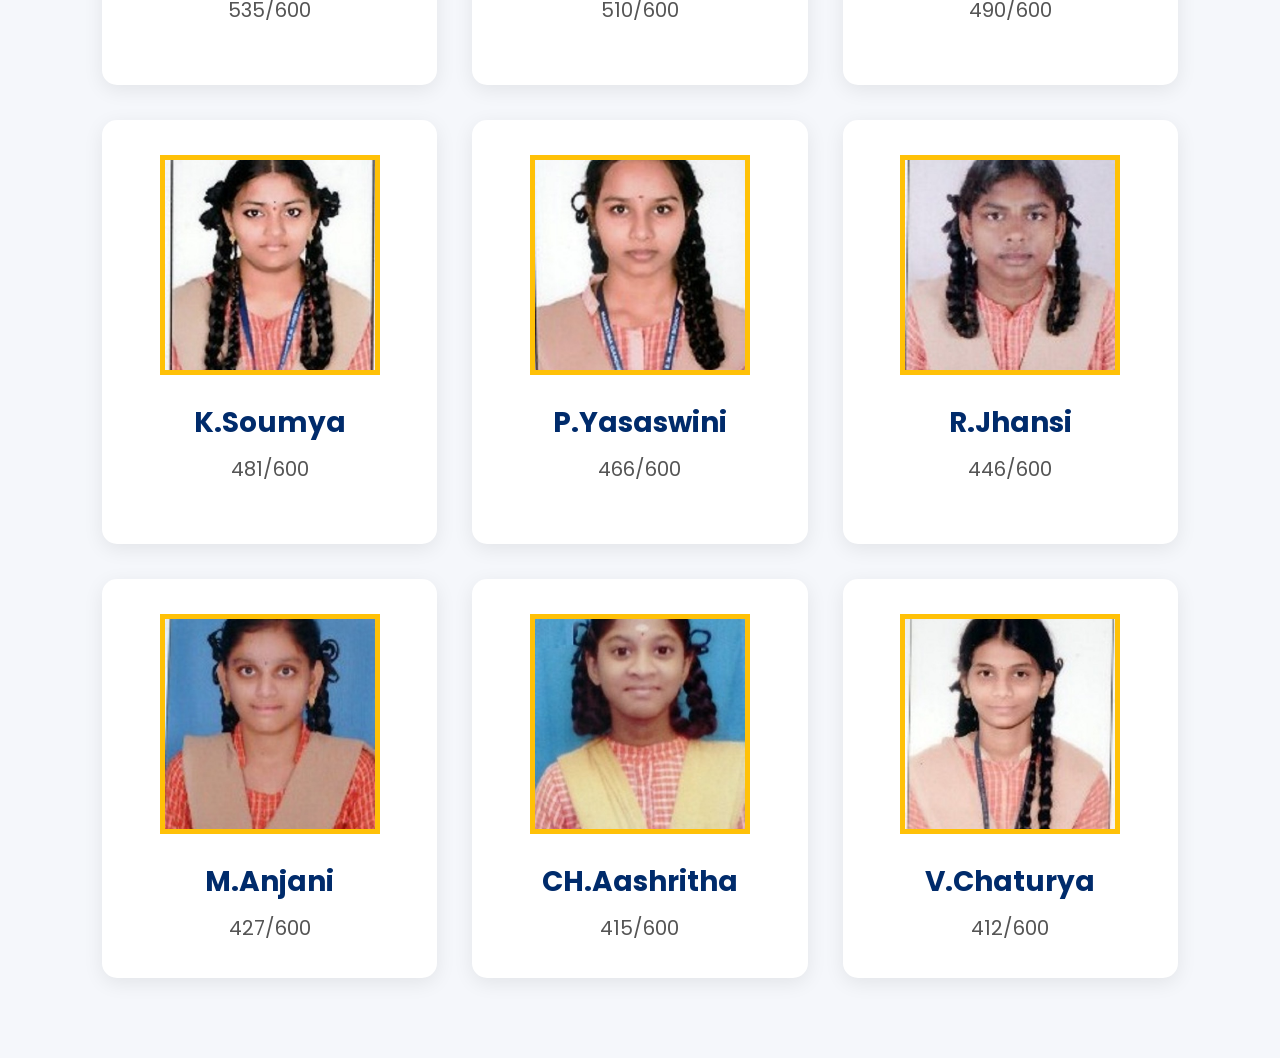
<file: results.html>
<!DOCTYPE html>
<html lang="en">

<head>

  <meta charset="UTF-8">
  <meta name="viewport" content="width=device-width, initial-scale=1.0">

  <title>Results</title>

  <!-- CSS -->
  <link rel="stylesheet" href="style.css">

  <!-- GOOGLE FONTS -->
  <link rel="preconnect" href="https://fonts.googleapis.com">

  <link href="https://fonts.googleapis.com/css2?family=Poppins:wght@300;400;500;600;700&display=swap" rel="stylesheet">

  <!-- FONT AWESOME -->
  <link rel="stylesheet"
  href="https://cdnjs.cloudflare.com/ajax/libs/font-awesome/6.5.1/css/all.min.css"/>

</head>

<body>

  <!-- NAVBAR -->

  <nav>

    <ul class="menu">

      <li><a href="index.html">Home</a></li>

      <li>

        <a href="#">About</a>

        <ul class="dropdown">

          <li><a href="about-school.html">About School</a></li>

          <li><a href="management.html">Management</a></li>

          <li><a href="mpd.html">Mandatory Public Disclosure</a></li>

        </ul>

      </li>

      <li>

        <a href="#">Academics</a>

        <ul class="dropdown">

          <li><a href="academics.html">Academics</a></li>

          <li><a href="results.html">Results</a></li>

        </ul>

      </li>

     <li><a href="activities.html">Activities</a></li>

    <li><a href="facilities.html">Facilities</a></li>

    <li><a href="newsandevents.html">News and Events</a></li>

    <li><a href="contact.html">Contact</a></li>

    </ul>

  </nav>

  <!-- PAGE BANNER -->

  <section class="page-banner">

    <h1>Results</h1>

  </section>

  <!-- INTRO SECTION -->

  <section class="results-intro">

    <h2>Academic Excellence</h2>

    <p>
      Our school consistently encourages students to achieve academic success
      through discipline, dedication and quality teaching. We are proud of our
      students for their excellent performance in both academics and co-curricular activities.
    </p>

  </section>

  <!-- RESULT HIGHLIGHTS -->

  <section class="results-section">

    <h2 class="section-title">Result Highlights</h2>

    <div class="results-grid">

      <div class="result-card">

        <i class="fa-solid fa-trophy"></i>

        <h3>100%</h3>

        <p>Pass Percentage</p>

      </div>

      <div class="result-card">

        <i class="fa-solid fa-medal"></i>

        <h3>95%+</h3>

        <p>Students Scored Distinction</p>

      </div>

      <div class="result-card">

        <i class="fa-solid fa-graduation-cap"></i>

        <h3>Top Rankers</h3>

        <p>Excellent Academic Performance</p>

      </div>

    </div>

  </section>

   <!-- TOPPERS SECTION -->

  <section class="toppers-section">

    <h1 class="section-title">
    CLASS X RESULTS<br>
    (2025-2026)
    </h1>

    <div class="toppers-grid">

      <div class="topper-card">

        <img src="images/bhargav.jpeg">

        <h3>A.Bhargav Sai</h3>

        <p>535/600</p>

      </div>

      <div class="topper-card">

        <img src="images/meghana.jpeg">

        <h3>G.Meghana</h3>

        <p>510/600</p>

      </div>

      <div class="topper-card">

        <img src="images/venupriya.jpeg">
        <h3>K.Venu priya</h3>

        <p>490/600</p> <br>

      </div>

      <div class="topper-card">

        <img src="images/soumya.jpeg">

        <h3>K.Soumya</h3>

        <p>481/600</p>

      </div>

      <div class="topper-card">

        <img src="images/yayaswini.jpeg">

        <h3>P.Yasaswini</h3>

        <p>466/600</p>

      </div>

      <div class="topper-card">

        <img src="images/jhansi.jpeg">

        <h3>R.Jhansi</h3>

        <p>446/600</p><br>

      </div>

      <div class="topper-card">

        <img src="images/anjani.jpeg">

        <h3>M.Anjani</h3>

        <p>427/600</p>

      </div>

      <div class="topper-card">

        <img src="images/ashritha.jpeg">

        <h3>CH.Aashritha</h3>

        <p>415/600</p>

      </div>

      <div class="topper-card">

        <img src="images/chaturya.jpeg">

        <h3>V.Chaturya</h3>

        <p>412/600</p>

      </div>

    </div>

    </section>

</body>

</html>
</file>
<file: style.css>
*{
  margin:0;
  padding:0;
  box-sizing:border-box;
  font-family:'Poppins',sans-serif;
}
body{
  background:#f5f7fb;
}

/* TOP BAR */

.top-bar{
  background:#002b6b;
  color:white;
  padding:5px 5%;
  display:flex;
  justify-content:space-between;
  align-items:center;
  flex-wrap:wrap;
}

.top-left,
.top-right{
  display:flex;
  gap:20px;
  align-items:center;
}

.admission-btn{
  background:#ffc107;
  color:black;
  text-decoration:none;
  padding:8px 18px;
  border-radius:30px;
  font-weight:600;
  transition:0.3s;
}

.admission-btn:hover{
  background:white;
}

/* HEADER */

.header{
  background:white;
  display:flex;
  align-items:center;
  justify-content:space-between;
  padding:10px 20px;
  flex-wrap:wrap;
}

.logo img{
  width:180px;
  border-radius:50%;
  border:5px solid #ffc107;
}

.gandhi img{
  width:180px;
  height:180px;
  border-radius:50%;
  border:5px solid #ffc107;
}

.school-info{
  text-align:center;
  flex:1;
}

.school-info h1{
  font-size:52px;
  color:#002b6b;
  margin-bottom:10px;
}

.school-info h2{
  color:#002b6b;
  letter-spacing:4px;
  margin-bottom:15px;
}

.school-info p{
  color:#444;
  margin:5px 0;
}

.small-text{
  font-size:14px;
}

/* NAVBAR */

nav{
  background:#002b6b;
  position:sticky;
  top:0;
  z-index:999;
}

.menu{
  display:flex;
  justify-content:center;
  align-items:center;
  list-style:none;
  flex-wrap:wrap;
}

.menu li{
  position:relative;
}

.menu li a{
  color:white;
  text-decoration:none;
  display:block;
  padding:18px 25px;
  font-weight:500;
  transition:0.3s;
}

.menu li a:hover{
  background:#ffc107;
  color:black;
}

/* DROPDOWN */

.dropdown{
  display:none;
  position:absolute;
  top:100%;
  left:0;
  background:#003b8f;
  min-width:220px;
  list-style:none;
  z-index:1000;
}

.dropdown li{
  width:100%;
}

.dropdown li a{
  display:block;
  padding:15px 20px;
}

.menu li:hover .dropdown{
  display:block;
}

/* HERO SECTION */

.slide{
  position:absolute;
  top:0;
  left:0;
  width:100%;
  height:100%;
  background-size:cover;
  background-position:center;
  opacity:0;
  transition:opacity 1s ease-in-out;
}

.slide.active{
  opacity:1;
}

.overlay{
  position:absolute;
  width:100%;
  height:100%;
  background:rgba(0,0,0,0.55);
  top:0;
  left:0;
  z-index:1;
}

/* HERO SECTION */

.hero{
    height:85vh;
    position:relative;
    overflow:hidden;
    display:flex;
    align-items:center;
    padding-left:80px;
}

.slide{
    position:absolute;
    top:0;
    left:0;
    width:100%;
    height:100%;
    background-size:cover;
    background-position:center;
    opacity:0;
    transition:opacity 1s ease-in-out;
}

.slide.active{
    opacity:1;
}

.hero::before{
    content:'';
    position:absolute;
    top:0;
    left:0;
    width:60%;
    height:100%;
    background:#002b6b;
    clip-path:polygon(0 0,100% 0,80% 50%,100% 100%,0 100%);
    z-index:1;
}

.hero-content{
    position:relative;
    z-index:2;
    max-width:600px;
    color:white;
}

.hero-box{
    background:#002b6b;
    padding:25px 40px;
    border-radius:60px;
    display:inline-block;
    margin-bottom:30px;
}

.hero-box h1{
    color:WHITE;
    font-size:55px;
    line-height:1.2;
    font-weight:700;
}

.hero-content p{
    font-size:30px;
    font-weight:500;
    margin-bottom:40px;
    max-width:650px;
}

.hero-btn{
    display:inline-block;
    background:#ffc107;
    color:#002b6b;
    text-decoration:none;
    padding:15px 40px;
    border-radius:50px;
    font-size:22px;
    font-weight:600;
    transition:0.3s;
}

.hero-btn:hover{
    background:white;
}

/* FEATURES */

/* WHY CHOOSE US */

.why-us{
    padding:80px 5%;
    background:#f5f5f5;
    text-align:center;
}

.why-us h2{
    font-size:42px;
    color:#002f7a;
    margin-bottom:60px;
    font-weight:700;
}

.why-container{
    display:flex;
    justify-content:center;
    gap:30px;
    flex-wrap:wrap;
}

.why-card{
    width:280px;
    min-height:550px;
    padding:35px 25px;
    border-radius:20px;
    transition:0.3s;
}

.why-card:hover{
    transform:translateY(-8px);
}

.card1{
    background:#b8c2eb;
}

.card2{
    background:#dcbc7a;
}

.card3{
    background:#9ecdd4;
}

.card4{
    background:#f0a16a;
}

.why-card h3{
    color:#002f7a;
    margin-bottom:20px;
    font-size:28px;
}

.why-card p{
    font-size:17px;
    line-height:1.9;
    color:#333;
}

.logo-icon{
    width:130px;
    height:130px;
    background:#fff;
    border:4px solid #ff944d;
    border-radius:50%;
    margin:0 auto 25px;
    display:flex;
    justify-content:center;
    align-items:center;
    transition:0.3s;
}

.logo-icon i{
    font-size:55px;
    color:#002f7a;
}

.why-card:hover .logo-icon{
    transform:scale(1.08);
    background:#f8f8f8;
}

/* PAGE BANNER */

.page-banner{
  background:
  linear-gradient(rgba(0,0,0,0.6),rgba(0,0,0,0.6)),
  url("images/school1.jpeg");

  background-size:cover;
  background-position:center;
  height:300px;

  display:flex;
  justify-content:center;
  align-items:center;

  color:white;
  text-align:center;
}

.page-banner h1{
  font-size:55px;
  font-weight:700;
}

/* ABOUT PAGE */

.about-page{
  display:flex;
  gap:50px;
  padding:80px 8%;
  align-items:center;
  flex-wrap:wrap;
}

.about-image{
  flex:1;
}

.about-image img{
  width:100%;
  border-radius:15px;
  box-shadow:0 5px 20px rgba(0,0,0,0.2);
}

.about-text{
  flex:1;
}

.about-text h2{
  color:#002b6b;
  font-size:38px;
  margin-bottom:20px;
}

.about-text p{
  line-height:1.9;
  color:#444;
  margin-bottom:20px;
}
/* VISION & MISSION */

.vision-mission{
  display:grid;
  grid-template-columns:repeat(auto-fit,minmax(300px,1fr));
  gap:30px;
  padding:0 8% 80px;
}

.vm-box{
  background:white;
  padding:40px;
  border-radius:15px;
  box-shadow:0 5px 20px rgba(0,0,0,0.08);
  transition:0.3s;
}

.vm-box:hover{
  transform:translateY(-10px);
}

.vm-box h2{
  color:#002b6b;
  margin-bottom:20px;
  font-size:32px;
}

.vm-box p{
  color:#555;
  line-height:1.9;
}

/* MANAGEMENT PAGE */

.management-section{
    padding:80px 8%;
}

.top-management,
.middle-management,
.bottom-management{
    display:flex;
    justify-content:center;
    gap:40px;
    margin-bottom:50px;
    flex-wrap:wrap;
}

.management-card{
    width:450px;
    background:white;
    border-radius:15px;
    overflow:hidden;
    text-align:center;
    box-shadow:0 5px 20px rgba(0,0,0,0.08);
}

.management-card img{
    width:100%;
    height:380px;
    object-fit:contain;
    background:#f8f8f8;
}

.management-card h2{
    color:#002b6b;
    margin-top:20px;
}

.management-card h3{
    margin:15px 0;
    color:#444;
}

.management-card p{
    padding:0 25px 25px;
    line-height:1.8;
    color:#555;
}

/* MANAGEMENT BANNER */

.management-banner{
    height:350px;
    background:linear-gradient(135deg,#003b8e,#005fd1);

    display:flex;
    justify-content:center;
    align-items:center;
    text-align:center;

    position:relative;
    overflow:hidden;
}

.banner-content{
    color:white;
    z-index:2;
}

.banner-content h1{
    font-size:4rem;
    margin-bottom:15px;
}

.banner-content p{
    max-width:700px;
    font-size:1.1rem;
    margin:auto;
}

.banner-shape{
    position:absolute;
    border-radius:50%;
    background:rgba(255,255,255,0.08);
}

.shape1{
    width:350px;
    height:350px;
    top:-100px;
    right:-100px;
}

.shape2{
    width:250px;
    height:250px;
    bottom:-100px;
    left:-100px;
}

/* PRESIDENT */

.president-section{
    max-width:1200px;
    margin:80px auto;
    padding:0 30px;

    display:flex;
    align-items:center;
    gap:60px;
}

.president-image img{
    width:350px;
    border-radius:20px;
    box-shadow:0 10px 30px rgba(0,0,0,0.15);
}

.president-content span{
    color:#005fd1;
    font-weight:600;
}

.president-content h2{
    font-size:2.5rem;
    color:#003b8e;
    margin:10px 0 20px;
}

.president-content p{
    line-height:1.8;
    color:#555;
}

blockquote{
    margin-top:25px;
    font-size:1.2rem;
    font-style:italic;
    color:#003b8e;
}

/* TEAM */

.leadership-team{
    padding:80px 30px;
    background:#f8f9fc;
}

.leadership-team h2{
    text-align:center;
    color:#003b8e;
    margin-bottom:50px;
    font-size:2.5rem;
}

.team-grid{
    max-width:1200px;
    margin:auto;

    display:grid;
    grid-template-columns:repeat(auto-fit,minmax(250px,1fr));
    gap:30px;
}

.management-card{
    background:white;
    padding:30px;
    border-radius:20px;
    text-align:center;

    box-shadow:0 5px 20px rgba(0,0,0,0.08);

    transition:0.4s;
}

.management-card:hover{
    transform:translateY(-10px);
}

.management-card img{
    width:140px;
    height:140px;
    object-fit:cover;

    border-radius:50%;

    border:5px solid #003b8e;

    margin-bottom:20px;
}

.management-card h3{
    color:#003b8e;
    margin-bottom:5px;
}

.management-card h4{
    color:#666;
    margin-bottom:15px;
}

.management-card p{
    color:#555;
    line-height:1.7;
}

/* STATS */

.management-stats{
    display:grid;
    grid-template-columns:repeat(auto-fit,minmax(200px,1fr));

    background:#003b8e;
    color:white;

    text-align:center;
}

.stat-box{
    padding:50px 20px;
}

.stat-box h2{
    font-size:3rem;
    margin-bottom:10px;
}

/* QUOTE */

.quote-section{
    padding:100px 30px;
    text-align:center;
}

.quote-section h2{
    max-width:900px;
    margin:auto;

    color:#003b8e;

    font-size:2rem;
    line-height:1.6;
}

.quote-section p{
    margin-top:20px;
    color:#666;
    font-size:1.1rem;
}
.president-card{
    width:600px;
}

.president-card img{
    height:450px;
}

/* RESULTS INTRO */

.results-intro{
  padding:80px 8% 40px;
  text-align:center;
}

.results-intro h2{
  color:#002b6b;
  font-size:42px;
  margin-bottom:20px;
}

.results-intro p{
  max-width:900px;
  margin:auto;
  line-height:1.9;
  color:#555;
}

/* RESULT CARDS */

.results-section{
  padding:40px 8% 80px;
}

.results-grid{
  display:grid;
  grid-template-columns:repeat(auto-fit,minmax(250px,1fr));
  gap:30px;
}

.result-card{
  background:white;
  padding:40px 25px;
  border-radius:15px;
  text-align:center;
  box-shadow:0 5px 20px rgba(0,0,0,0.08);
  transition:0.3s;
}

.result-card:hover{
  transform:translateY(-10px);
}

.result-card i{
  font-size:55px;
  color:#002b6b;
  margin-bottom:20px;
}

.result-card h3{
  color:#002b6b;
  font-size:32px;
  margin-bottom:15px;
}

.result-card p{
  color:#555;
  line-height:1.8;
}

/* TOPPERS SECTION */

.toppers-section{
  padding:0 8% 80px;
}

.toppers-grid{
  display:grid;
  grid-template-columns:repeat(3,1fr);
  gap:35px;
}

.topper-card{
  background:white;
  padding:35px 25px;
  border-radius:15px;
  text-align:center;
  box-shadow:0 5px 20px rgba(0,0,0,0.08);
  transition:0.3s;
}

.topper-card:hover{
  transform:translateY(-10px);
}

.topper-card img{
  width:220px;
  height:220px;
  object-fit:cover;
  border:5px solid #ffc107;
  margin-bottom:20px;
}

.topper-card h3{
  color:#002b6b;
  font-size:28px;
  margin-bottom:10px;
}

.topper-card p{
  color:#555;
  font-size:20px;
}

/* FOOTER */

footer{
  background:#002b6b;
  color:white;
  padding:60px 5%;
}

.footer-grid{
  display:grid;
  grid-template-columns:repeat(auto-fit,minmax(250px,1fr));
  gap:40px;
}

footer h3{
  color:#ffc107;
  margin-bottom:20px;
}

footer p,
footer a{
  color:white;
  text-decoration:none;
  line-height:2;
}

/* RESPONSIVE */

@media(max-width:1000px){

  .header{
    flex-direction:column;
    gap:20px;
  }

  .school-info h1{
    font-size:38px;
  }

  .hero-content h2{
    font-size:45px;
  }

  .toppers-grid{
    grid-template-columns:repeat(2,1fr);
  }

}

@media(max-width:700px){

  .hero{
    height:auto;
    padding:120px 7%;
  }

  .hero-content h2{
    font-size:34px;
  }

  .hero-content p{
    font-size:18px;
  }

  .menu{
    flex-direction:column;
  }

  .dropdown{
    position:static;
    width:100%;
  }

  .toppers-grid{
    grid-template-columns:1fr;
  }

  .topper-card img{
    width:180px;
    height:180px;
  }

}
/* ACADEMICS PAGE */

.academics-section{
  display:flex;
  align-items:center;
  gap:50px;
  padding:80px 8%;
  flex-wrap:wrap;
}

.academic-image{
  flex:1;
}

.academic-image img{
  width:100%;
  height:400px;
  border-radius:15px;
  box-shadow:0 5px 20px rgba(0,0,0,0.15);
}

.academic-text{
  flex:1;
}

.academic-text h2{
  color:#002b6b;
  font-size:38px;
  margin-bottom:20px;
}

.academic-text p{
  color:#555;
  line-height:1.9;
  margin-bottom:20px;
}

/* SUBJECTS SECTION */

.subjects-section,
.facilities-section{
    padding: 60px 8%;
    background: #f4f5f9;
}

.section-title{
    text-align: center;
    font-size: 48px;
    color: #002c7a;
    margin-bottom: 40px;
    font-weight: 700;
}

.subjects-container{
    display: grid;
    grid-template-columns: repeat(auto-fit, minmax(250px, 1fr));
    gap: 30px;
}

.subject-card{
    background: white;
    padding: 40px 45px;
    border-radius: 20px;
    text-align: center;
    box-shadow: 0 5px 15px rgba(0,0,0,0.08);
    transition: 0.3s;
}

.subject-card:hover{
    transform: translateY(-8px);
}

.subject-card i{
    font-size: 55px;
    color: #002c7a;
    margin-bottom: 20px;
}

.subject-card h3{
    font-size: 28px;
    color: #002c7a;
    margin-bottom: 10px;
}

.subject-card p{
    font-size: 16px;
    color: #555;
    line-height: 1.6;
}

/* MPD PAGE */

.mpd-section{
    padding:80px 8%;
    background:#f5f7fb;
}

.mpd-intro{
    text-align:center;
    max-width:900px;
    margin:auto;
    margin-bottom:60px;
}

.mpd-intro h2{
    color:#002b6b;
    font-size:42px;
    margin-bottom:20px;
}

.mpd-intro p{
    color:#555;
    line-height:1.9;
    font-size:18px;
}

.mpd-grid{
    display:grid;
    grid-template-columns:repeat(auto-fit,minmax(320px,1fr));
    gap:30px;
}

.mpd-card{
    background:white;
    padding:35px;
    border-radius:18px;
    box-shadow:0 5px 20px rgba(0,0,0,0.08);
    transition:0.3s;
}

.mpd-card:hover{
    transform:translateY(-8px);
}

.mpd-card i{
    font-size:50px;
    color:#002b6b;
    margin-bottom:20px;
}

.mpd-card h3{
    color:#002b6b;
    margin-bottom:20px;
    font-size:26px;
}

.mpd-card p{
    color:#555;
    line-height:1.9;
    margin-bottom:10px;
}

.mpd-card strong{
    color:black;
}
/* Mobile Responsive */

@media(max-width:768px){

    .mpd-container h1{
        font-size:30px;
    }

    .card{
        padding:20px;
    }

    .card h2{
        font-size:24px;
    }

    .card p{
        font-size:16px;
    }
}

/* ACTIVITIES PAGE */

.activities-section{
  padding:80px 8%;
}

.activities-grid{
  display:grid;
  grid-template-columns:repeat(auto-fit,minmax(300px,1fr));
  gap:35px;
}

.activity-card{
  background:white;
  border-radius:15px;
  overflow:hidden;
  box-shadow:0 5px 20px rgba(0,0,0,0.08);
  transition:0.3s;
}

.activity-card:hover{
  transform:translateY(-10px);
}

.activity-card img{
  width:100%;
  height:250px;
  object-fit:cover;
}

.activity-card h3{
  color:#002b6b;
  padding:20px 20px 10px;
}

.activity-card p{
  padding:0 20px 25px;
  line-height:1.8;
  color:#555;
}

/* FACILITIES PAGE */

.facilities-section{
    padding:80px 8%;
    background:#f5f7fb;
}

.facilities-intro{
    text-align:center;
    max-width:900px;
    margin:0 auto 50px;
    line-height:1.9;
    color:#555;
    font-size:18px;
}
.section-title{
    text-align:center;
    color:#002b6b;
    font-size:42px;
    margin-bottom:25px;
}

/* FACILITY GALLERY */

.zigzag-container{
display: flex;
flex-direction: column;
gap: 60px;
margin-top: 50px;
}

.zigzag-box{
display: flex;
align-items: center;
gap: 50px;
}

.zigzag-box.reverse{
flex-direction: row-reverse;
}

.zigzag-box img{
width: 45%;
border-radius: 20px;
}

.zigzag-content{
width: 55%;
}

.zigzag-content h3{
font-size: 36px;
color: #002c7a;
margin-bottom: 20px;
}

.zigzag-content p{
font-size: 18px;
line-height: 1.8;
color: #555;
}

@media(max-width:768px)
{
.zigzag-box,
.zigzag-box.reverse{
    flex-direction: column;
}

.zigzag-box img,
.zigzag-content{
    width: 100%;
}

}

/* MAP */

.map-section{
  padding:0 8% 80px;
}

.map-section iframe{
  border-radius:15px;
}

/* CERTIFICATE */

.certificate-modal{
    display:none;

    position:fixed;

    top:0;
    left:0;

    width:100%;
    height:100%;

    background:rgba(0,0,0,0.9);

    z-index:9999;

    overflow:auto;
}

.certificate-content{
    max-width:1200px;

    margin:50px auto;

    padding:20px;
}

.certificate-content img{
    width:100%;

    margin-bottom:30px;

    border-radius:12px;

    background:white;
}

.close-modal{
    position:fixed;

    top:20px;
    right:40px;

    color:white;

    font-size:50px;

    cursor:pointer;
}

/* NEWS INTRO */

.news-intro{
    padding:70px 8% 40px;
    text-align:center;
}

.news-intro h2{
    color:#002b6b;
    font-size:42px;
    margin-bottom:20px;
}

.news-intro p{
    max-width:850px;
    margin:auto;
    line-height:1.9;
    color:#555;
    font-size:18px;
}

/* EVENTS SECTION */

.events-section{
    padding:20px 8% 80px;
    display:flex;
    flex-direction:column;
    gap:50px;
}

/* EVENT CARD */

.event-card{
    background:white;
    border-radius:20px;
    overflow:hidden;
    box-shadow:0 5px 20px rgba(0,0,0,0.08);
}

/* EVENT SLIDER */

.event-slider{
    position:relative;
    width:100%;
    height:450px;
    overflow:hidden;
}

.event-images{
    width:100%;
    height:100%;
    position:relative;
}

.event-image{
    position:absolute;
    width:100%;
    height:100%;
    object-fit:cover;
    opacity:0;
    transition:0.5s;
    cursor:pointer;
}

.event-image.active{
    opacity:1;
}

/* BUTTONS */

.event-btn{
    position:absolute;
    top:50%;
    transform:translateY(-50%);
    width:45px;
    height:45px;
    border:none;
    border-radius:50%;
    background:rgba(0,0,0,0.5);
    color:white;
    cursor:pointer;
    z-index:10;
    transition:0.3s;
}

.event-btn:hover{
    background:#ffc107;
    color:black;
}

.prev-btn{
    left:20px;
}

.next-btn{
    right:20px;
}

/* EVENT CONTENT */

.event-content{
    padding:35px;
}

.event-date{
    color:#ffc107;
    font-weight:600;
}

.event-content h3{
    color:#002b6b;
    font-size:32px;
    margin:15px 0;
}

.event-content p{
    color:#555;
    line-height:1.9;
}

/* SCHOOL NEWS */

.school-news{
    padding:0 8% 80px;
}

.news-grid{
    display:grid;
    grid-template-columns:repeat(auto-fit,minmax(280px,1fr));
    gap:30px;
}

.news-box{
    background:white;
    padding:35px 30px;
    border-radius:15px;
    text-align:center;
    box-shadow:0 5px 20px rgba(0,0,0,0.08);
    transition:0.3s;
}

.news-box:hover{
    transform:translateY(-10px);
}

.news-box i{
    font-size:50px;
    color:#002b6b;
    margin-bottom:20px;
}

.news-box h3{
    color:#002b6b;
    margin-bottom:15px;
}

.news-box p{
    color:#555;
    line-height:1.8;
}

/* POPUP */

.popup{
    position:fixed;
    top:0;
    left:0;
    width:100%;
    height:100%;
    background:rgba(0,0,0,0.9);
    display:none;
    justify-content:center;
    align-items:center;
    z-index:9999;
}

.popup img{
    width:80%;
    max-width:900px;
    border-radius:10px;
}

.close-popup{
    position:absolute;
    top:25px;
    right:40px;
    font-size:45px;
    color:white;
    cursor:pointer;
}

/* RESPONSIVE */

@media(max-width:768px){

    .event-slider{
        height:260px;
    }

    .event-content h3{
        font-size:24px;
    }

    .popup img{
        width:95%;
    }

}

/* CONTACT DETAILS */

.contact-details{
    max-width:1200px;
    margin:80px auto;
    padding:0 30px;
    text-align:center;
}

.contact-details h2{
    font-size:3rem;
    color:#002b6b;
    margin-bottom:20px;
}

.contact-description{
    max-width:800px;
    margin:0 auto 50px;
    font-size:1.1rem;
    color:#555;
    line-height:1.8;
}

.contact-grid{
    display:grid;
    grid-template-columns:repeat(auto-fit,minmax(250px,1fr));
    gap:30px;
}

.contact-box{
    background:white;
    padding:35px;
    border-radius:15px;

    box-shadow:0 5px 20px rgba(0,0,0,0.08);

    transition:0.3s;
}

.contact-box:hover{
    transform:translateY(-8px);
}

.contact-box i{
    font-size:35px;
    color:#002b6b;
    margin-bottom:15px;
}

.contact-box h3{
    color:#002b6b;
    margin-bottom:15px;
}

.contact-box p{
    color:#555;
    line-height:1.8;
}

/* MAP */

.contact-map{
    max-width:1200px;
    margin:60px auto 100px;
    padding:0 30px;
}

.contact-map iframe{
    width:100%;
    height:500px;

    border:none;
    border-radius:20px;

    box-shadow:0 5px 20px rgba(0,0,0,0.08);
}

/* NEWS PAGE */

.news-intro{
  padding:80px 8% 40px;
  text-align:center;
}

.news-intro h2{
  color:#002b6b;
  font-size:42px;
  margin-bottom:20px;
}

.news-intro p{
  color:#555;
  max-width:800px;
  margin:auto;
  line-height:1.8;
}

.news-section{
  padding:40px 8% 80px;
  display:grid;
  grid-template-columns:repeat(auto-fit,minmax(320px,1fr));
  gap:35px;
}

.news-card{
  background:white;
  border-radius:15px;
  overflow:hidden;
  box-shadow:0 5px 20px rgba(0,0,0,0.08);
  transition:0.3s;
}

.news-card:hover{
  transform:translateY(-10px);
}

.news-card img{
  width:100%;
  height:250px;
  object-fit:cover;
  display:block;
}

.news-content{
  padding:25px;
}

.news-date{
  color:#ffc107;
  font-weight:600;
}

.news-content h3{
  color:#002b6b;
  margin:15px 0;
}

.news-content p{
  color:#555;
  line-height:1.8;
}

.events-section{
  padding:0 8% 80px;
}

.events-grid{
  display:grid;
  grid-template-columns:repeat(auto-fit,minmax(250px,1fr));
  gap:30px;
}

.event-box{
  background:white;
  padding:35px;
  text-align:center;
  border-radius:15px;
  box-shadow:0 5px 20px rgba(0,0,0,0.08);
  transition:0.3s;
}

.event-box:hover{
  transform:translateY(-10px);
}

.event-box i{
  font-size:50px;
  color:#002b6b;
  margin-bottom:20px;
}

.event-box h3{
  color:#002b6b;
  margin-bottom:10px;
}

.event-box p{
  color:#555;
}
/* MAP SECTION */

.map-section{
    padding:80px 8%;
    background:#f5f7fb;
}

.map-section h2{
    text-align:center;
    color:#002b6b;
    font-size:40px;
    margin-bottom:35px;
}

.map-section iframe{
    width:100%;
    height:550px;
    border:none;
    border-radius:15px;
    box-shadow:0 5px 20px rgba(0,0,0,0.15);
}
/* NEWS & EVENTS */

.news-intro{
    padding:70px 8% 30px;
    text-align:center;
}

.news-intro h2{
    font-size:42px;
    color:#002b6b;
    margin-bottom:20px;
}

.news-intro p{
    color:#555;
    font-size:18px;
}

/* EVENTS GRID */

.news-section{
    padding:40px 8% 80px;

    display:grid;
    grid-template-columns:repeat(3,1fr);
    gap:30px;
}

/* EVENT CARD */

.event-card{
    background:white;
    border-radius:15px;
    overflow:hidden;
    box-shadow:0 5px 20px rgba(0,0,0,0.08);
    transition:0.3s;
}

.event-card:hover{
    transform:translateY(-8px);
}

/* SLIDER */

.event-slider{
    position:relative;
    height:250px;
    overflow:hidden;
}

.slide-img{
    width:100%;
    height:250px;
    object-fit:cover;
    display:none;
    cursor:pointer;
}

.slide-img.active{
    display:block;
}

/* BUTTONS */

.prev,
.next{
    position:absolute;
    top:50%;
    transform:translateY(-50%);
    background:rgba(0,0,0,0.5);
    color:white;
    border:none;
    width:40px;
    height:40px;
    border-radius:50%;
    cursor:pointer;
    font-size:22px;
    z-index:10;
}

.prev{
    left:10px;
}

.next{
    right:10px;
}

/* CONTENT */

.event-content{
    padding:25px;
}

.event-content span{
    color:#ffc107;
    font-weight:600;
}

.event-content h3{
    margin:15px 0;
    color:#002b6b;
    font-size:28px;
}

.event-content p{
    color:#555;
    line-height:1.8;
}

/* POPUP */

.popup{
    position:fixed;
    top:0;
    left:0;
    width:100%;
    height:100%;
    background:rgba(0,0,0,0.9);
    display:none;
    justify-content:center;
    align-items:center;
    z-index:9999;
}

.popup-img{
    width:70%;
    max-width:900px;
    border-radius:10px;
}

.close-popup{
    position:absolute;
    top:30px;
    right:40px;
    font-size:40px;
    color:white;
    cursor:pointer;
}

/* RESPONSIVE */

@media(max-width:1000px){

    .news-section{
        grid-template-columns:repeat(2,1fr);
    }

}

@media(max-width:700px){

    .news-section{
        grid-template-columns:1fr;
    }

}
</file>
